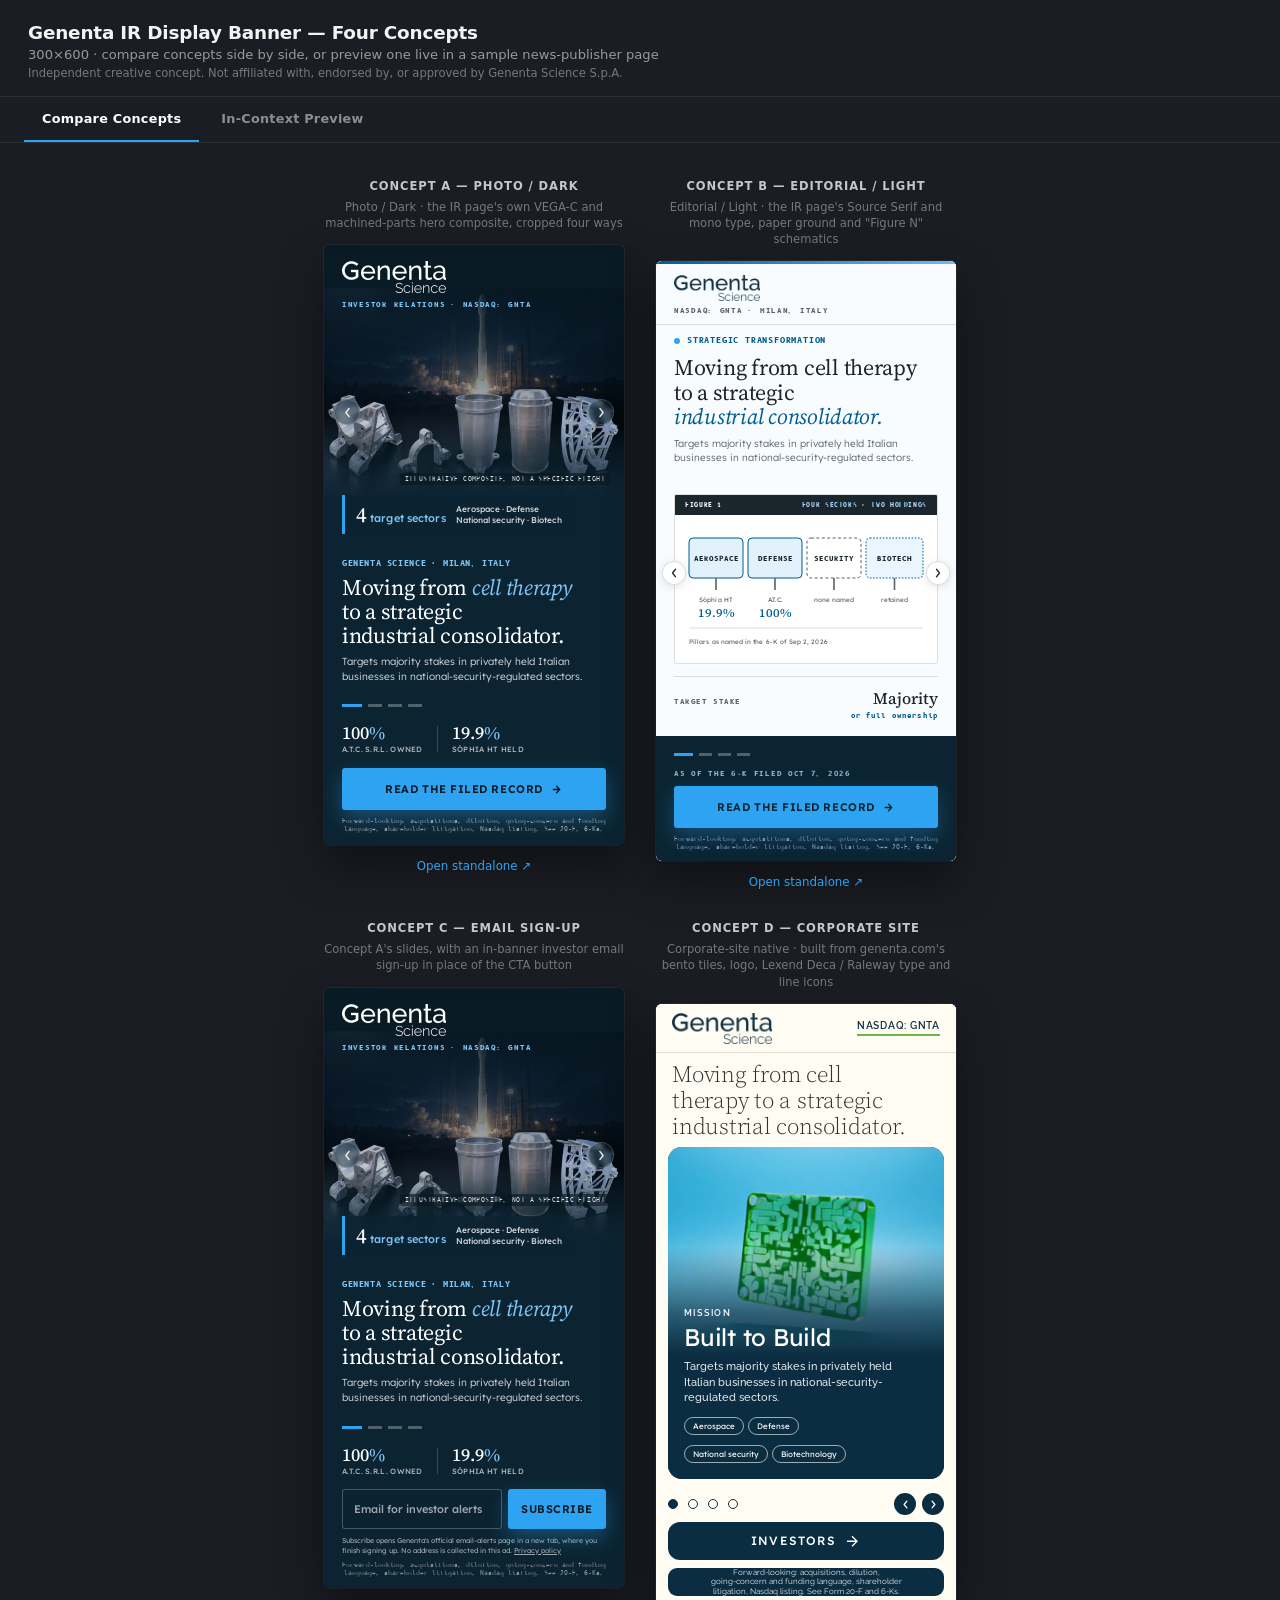
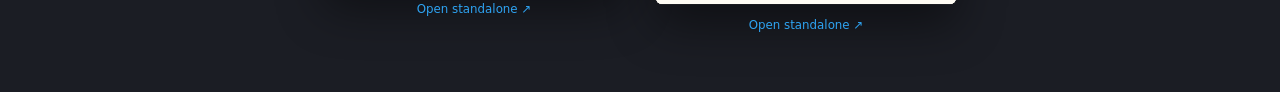
<file: index.html>
<!DOCTYPE html>
<html lang="en">
<head>
<meta name="robots" content="noindex,nofollow">
<meta charset="UTF-8">
<meta name="viewport" content="width=device-width,initial-scale=1">
<meta name="ir-banner-company" content="Genenta Science S.p.A.">
<link rel="icon" href="data:,">
<title>Genenta IR Banner — Concept Comparison</title>
<style>
  :root { --ui-accent:#2ea3f2; }
  * { margin:0; padding:0; box-sizing:border-box; }
  html, body {
    height:100%;
    background:#1b1d24;
    font-family:-apple-system, BlinkMacSystemFont, 'Segoe UI', system-ui, sans-serif;
    color:#f2f3f5;
  }
  header {
    padding:22px 28px 16px;
    border-bottom:1px solid rgba(255,255,255,0.08);
  }
  header h1 { font-size:1.15rem; font-weight:700; letter-spacing:-0.01em; }
  header p { margin-top:4px; font-size:0.82rem; color:rgba(255,255,255,0.55); }
  header p.pitch-note { font-size:0.72rem; color:rgba(255,255,255,0.4); }

  /* ---- tabs ---- */
  .tabs {
    display:flex;
    gap:4px;
    padding:0 24px;
    border-bottom:1px solid rgba(255,255,255,0.08);
  }
  .tab-btn {
    background:none;
    border:0;
    font-family:inherit;
    color:rgba(255,255,255,0.5);
    font-size:0.8rem;
    font-weight:700;
    letter-spacing:0.02em;
    padding:14px 18px;
    cursor:pointer;
    border-bottom:2px solid transparent;
    transition:color 0.15s ease;
  }
  .tab-btn:hover { color:rgba(255,255,255,0.8); }
  .tab-btn.active { color:#fff; border-bottom-color:var(--ui-accent); }
  .tab-panel { display:none; }
  .tab-panel.active { display:block; }

  main {
    display:flex;
    flex-wrap:wrap;
    gap:32px;
    justify-content:center;
    padding:36px 24px 60px;
  }
  /* four 300px frames need about 1344px of width; below that, wrap 2 + 2 rather than 3 + 1 */
  @media (max-width:1343px) { main { max-width:700px; margin:0 auto; } }
  .col { display:flex; flex-direction:column; align-items:center; gap:14px; }
  .col h2 {
    font-size:0.72rem;
    font-weight:700;
    letter-spacing:0.08em;
    text-transform:uppercase;
    color:rgba(255,255,255,0.75);
  }
  .col .tag {
    max-width:300px;
    min-height:2.8em;
    font-size:0.72rem;
    line-height:1.4;
    text-align:center;
    color:rgba(255,255,255,0.4);
    margin-top:-8px;
  }
  .frame-wrap {
    width:300px;
    height:600px;
    border-radius:6px;
    overflow:hidden;
    box-shadow:0 20px 48px rgba(0,0,0,0.45), 0 0 0 1px rgba(255,255,255,0.06);
    background:#000;
  }
  iframe { width:300px; height:600px; border:0; display:block; }
  .col a {
    font-size:0.74rem;
    color:var(--ui-accent);
    text-decoration:none;
  }
  .col a:hover { text-decoration:underline; }

  /* ---- in-context preview panel ---- */
  .preview-intro {
    text-align:center;
    padding:28px 24px 0;
  }
  .preview-intro p {
    font-size:0.82rem;
    color:rgba(255,255,255,0.55);
    max-width:560px;
    margin:0 auto;
  }
  .concept-switch {
    display:flex;
    flex-wrap:wrap;
    gap:10px;
    justify-content:center;
    padding:18px 24px 0;
  }
  .concept-btn {
    background:rgba(255,255,255,0.06);
    border:1px solid rgba(255,255,255,0.14);
    color:rgba(255,255,255,0.65);
    font-family:inherit;
    font-size:0.76rem;
    font-weight:700;
    letter-spacing:0.02em;
    padding:9px 16px;
    border-radius:20px;
    cursor:pointer;
    transition:all 0.15s ease;
  }
  .concept-btn:hover { border-color:rgba(255,255,255,0.3); }
  .concept-btn.active { background:var(--ui-accent); border-color:var(--ui-accent); color:#0c1015; }

  .preview-wrap {
    max-width:1180px;
    margin:24px auto 12px;
    padding:0 24px;
  }
  .preview-frame-outer {
    border-radius:6px;
    overflow:hidden;
    box-shadow:0 20px 48px rgba(0,0,0,0.45), 0 0 0 1px rgba(255,255,255,0.06);
  }
  #preview-iframe {
    width:100%;
    height:950px;
    border:0;
    display:block;
    background:#fff;
  }
  .preview-footer {
    text-align:center;
    padding:14px 24px 60px;
  }
  .preview-footer a {
    font-size:0.74rem;
    color:var(--ui-accent);
    text-decoration:none;
  }
  .preview-footer a:hover { text-decoration:underline; }
</style>
</head>
<body>

<header>
  <h1>Genenta IR Display Banner — Four Concepts</h1>
  <p>300×600 · compare concepts side by side, or preview one live in a sample news-publisher page</p>
  <p class="pitch-note">Independent creative concept. Not affiliated with, endorsed by, or approved by Genenta Science S.p.A.</p>
</header>

<div class="tabs">
  <button type="button" class="tab-btn active" data-tab="compare">Compare Concepts</button>
  <button type="button" class="tab-btn" data-tab="preview">In-Context Preview</button>
</div>

<section class="tab-panel active" id="tab-compare">
  <main>
    <div class="col">
      <h2>Concept A — Photo / Dark</h2>
      <span class="tag">Photo / Dark · the IR page&#x27;s own VEGA-C and machined-parts hero composite, cropped four ways</span>
      <div class="frame-wrap">
        <iframe src="concept-a-photo/index.html" title="Genenta banner — photo concept"></iframe>
      </div>
      <a href="concept-a-photo/index.html" target="_blank" rel="noopener">Open standalone ↗</a>
    </div>

    <div class="col">
      <h2>Concept B — Editorial / Light</h2>
      <span class="tag">Editorial / Light · the IR page&#x27;s Source Serif and mono type, paper ground and &quot;Figure N&quot; schematics</span>
      <div class="frame-wrap">
        <iframe src="concept-b-editorial/index.html" title="Genenta banner — editorial concept"></iframe>
      </div>
      <a href="concept-b-editorial/index.html" target="_blank" rel="noopener">Open standalone ↗</a>
    </div>

    <div class="col">
      <h2>Concept C — Email Sign-up</h2>
      <span class="tag">Concept A&#x27;s slides, with an in-banner investor email sign-up in place of the CTA button</span>
      <div class="frame-wrap">
        <iframe src="concept-c-dashboard/index.html" title="Genenta banner — email sign-up concept"></iframe>
      </div>
      <a href="concept-c-dashboard/index.html" target="_blank" rel="noopener">Open standalone ↗</a>
    </div>

    <div class="col">
      <h2>Concept D — Corporate Site</h2>
      <span class="tag">Corporate-site native · built from genenta.com&#x27;s bento tiles, logo, Lexend Deca / Raleway type and line icons</span>
      <div class="frame-wrap">
        <iframe src="concept-d-corporate/index.html" title="Genenta banner — corporate-site concept"></iframe>
      </div>
      <a href="concept-d-corporate/index.html" target="_blank" rel="noopener">Open standalone ↗</a>
    </div>
  </main>
</section>

<section class="tab-panel" id="tab-preview">
  <div class="preview-intro">
    <p>A sample news-publisher article page with the banner dropped into the right-rail ad slot — the way it would actually sit alongside real editorial content. Switch concepts below.</p>
  </div>

  <div class="concept-switch">
    <button type="button" class="concept-btn active" data-concept="a">Concept A — Photo</button>
    <button type="button" class="concept-btn" data-concept="b">Concept B — Editorial</button>
    <button type="button" class="concept-btn" data-concept="c">Concept C — Email Sign-up</button>
    <button type="button" class="concept-btn" data-concept="d">Concept D — Corporate Site</button>
  </div>

  <div class="preview-wrap">
    <div class="preview-frame-outer">
      <iframe id="preview-iframe" src="context-preview/news.html?concept=a" title="Genenta banner — in-context publisher preview"></iframe>
    </div>
  </div>

  <div class="preview-footer">
    <a id="preview-open-link" href="context-preview/news.html?concept=a" target="_blank" rel="noopener">Open standalone ↗</a>
  </div>
</section>

<script>
  document.querySelectorAll('.tab-btn').forEach(function (btn) {
    btn.addEventListener('click', function () {
      document.querySelectorAll('.tab-btn').forEach(function (b) { b.classList.remove('active') })
      document.querySelectorAll('.tab-panel').forEach(function (p) { p.classList.remove('active') })
      btn.classList.add('active')
      document.getElementById('tab-' + btn.dataset.tab).classList.add('active')
    })
  })

  document.querySelectorAll('.concept-btn').forEach(function (btn) {
    btn.addEventListener('click', function () {
      document.querySelectorAll('.concept-btn').forEach(function (b) { b.classList.remove('active') })
      btn.classList.add('active')
      var url = 'context-preview/news.html?concept=' + btn.dataset.concept
      document.getElementById('preview-iframe').src = url
      document.getElementById('preview-open-link').href = url
    })
  })
</script>

</body>
</html>
</file>
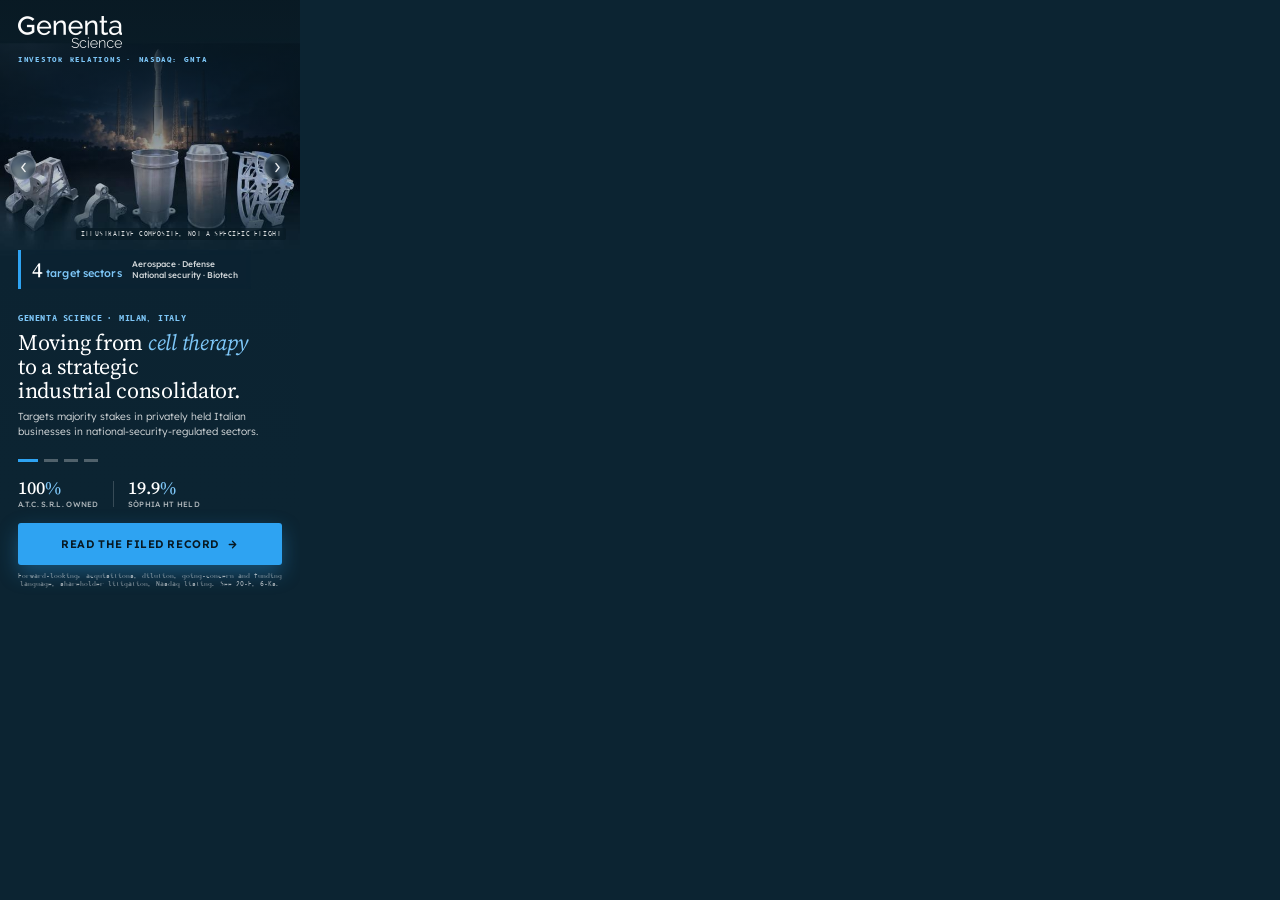
<file: concept-a-photo/index.html>
<!DOCTYPE html>
<html lang="en">
<head>
<meta name="robots" content="noindex,nofollow">
<meta charset="UTF-8">
<meta name="ad.size" content="width=300,height=600">
<meta http-equiv="X-UA-Compatible" content="IE=Edge">
<meta name="viewport" content="width=300,initial-scale=1">
<link rel="icon" href="data:,">
<title>Genenta Science S.p.A. — Investor Relations</title>
<link rel="preconnect" href="https://fonts.googleapis.com">
<link rel="preconnect" href="https://fonts.gstatic.com" crossorigin>
<link href="https://fonts.googleapis.com/css2?family=Source+Serif+4:ital,opsz,wght@0,8..60,300..700;1,8..60,300..700&family=Lexend+Deca:wght@300..700&family=B612+Mono:wght@400;700&display=swap" rel="stylesheet">
<link rel="stylesheet" href="style.css">
</head>
<body>

<!--
  Genenta Science S.p.A. — IR display banner, 300x600 — Concept A: Photo / Dark.
  Promotes: https://genenta-ir-concept.pages.dev/
  Four crops of the one real photograph on the IR concept page: the company's illustrative
  composite of machined aerospace parts in front of a VEGA rocket launch (Ken Burns zoom +
  scrims), a floating stat chip, persistent logo/ticker chrome, stat row + CTA +
  forward-looking-statements line. Concept C is generated from this file
  (scripts/build_concept_c.py), so re-run that after every edit here.
  Every slide's copy and stat comes from .tmp/facts.md (20-F, 6-Ks, press releases).
-->

<div id="banner" aria-label="Genenta Science S.p.A. investor relations advertisement">

  <div id="slides">

    <!-- Slide 1 — Overview: the mandate (6-K Sep 2, 2026) -->
    <section class="slide" data-index="0">
      <img class="slide-bg" src="assets/slide-1.jpg" alt="Illustrative composite published by the company: machined aerospace parts in front of a rocket launch at night">
      <div class="slide-scrim-top"></div>
      <div class="slide-scrim-bottom"></div>
      <div class="slide-copy">
        <span class="img-note">Illustrative composite, not a specific flight</span>
        <div class="mid-chip">
          <span class="chip-num">4<em>&nbsp;target sectors</em></span>
          <span class="chip-label">Aerospace · Defense<br>National security · Biotech</span>
        </div>
        <div class="copy-bottom">
          <div class="kicker">Genenta Science · Milan, Italy</div>
          <h1>Moving from <em>cell&nbsp;therapy</em><br>to a strategic<br>industrial consolidator.</h1>
          <p>Targets majority stakes in privately held Italian businesses in national-security-regulated sectors.</p>
        </div>
      </div>
    </section>

    <!-- Slide 2 — Holdings (6-K Sep 2 and May 29, 2026) -->
    <section class="slide" data-index="1">
      <img class="slide-bg" src="assets/slide-2.jpg" alt="Illustrative composite published by the company: machined aerospace parts, with a rocket launch behind">
      <div class="slide-scrim-top"></div>
      <div class="slide-scrim-bottom"></div>
      <div class="slide-copy">
        <span class="img-note">Illustrative composite, not a specific flight</span>
        <div class="mid-chip">
          <span class="chip-num">2<em>&nbsp;holdings</em></span>
          <span class="chip-label">Added since<br>January 2026</span>
        </div>
        <div class="copy-bottom">
          <div class="kicker">Holdings · filed terms</div>
          <h1>Two holdings in<br><em>defense and aerospace.</em></h1>
          <p>A.T.C. S.r.l., a tactical-rifle maker, is owned in full. Sòphia High Tech is held at 19.9%, with a performance-driven option to reach 51%.</p>
        </div>
      </div>
    </section>

    <!-- Slide 3 — Proof: Sòphia HT flight hardware (press release Sep 15, 2026) -->
    <section class="slide" data-index="2">
      <img class="slide-bg" src="assets/slide-3.jpg" alt="Illustrative composite published by the company: a VEGA rocket launching at night above machined parts">
      <div class="slide-scrim-top"></div>
      <div class="slide-scrim-bottom"></div>
      <div class="slide-copy">
        <span class="img-note">Illustrative composite, not a specific flight</span>
        <div class="mid-chip">
          <span class="chip-num"><em>Since&nbsp;</em>2018</span>
          <span class="chip-label">Serial production<br>at Sòphia HT</span>
        </div>
        <div class="copy-bottom">
          <div class="kicker">Sòphia High Tech · Sep 15, 2026</div>
          <h1>Flight hardware<br>on board <em>VEGA-C.</em></h1>
          <p>Sòphia HT helps make the Spring Assembly that supports stage separation. Genenta invested in 2026 and holds 19.9%.</p>
        </div>
      </div>
    </section>

    <!-- Slide 4 — Financials: latest audited accounts (20-F, FY2025) -->
    <section class="slide" data-index="3">
      <img class="slide-bg" src="assets/slide-4.jpg" alt="Illustrative composite published by the company: machined aerospace cylinders and a lattice part">
      <div class="slide-scrim-top"></div>
      <div class="slide-scrim-bottom"></div>
      <div class="slide-copy">
        <span class="img-note">Illustrative composite, not a specific flight</span>
        <div class="mid-chip">
          <span class="chip-num">€6.5<em>M</em></span>
          <span class="chip-label">FY2025 net loss,<br>down 27% on FY2024</span>
        </div>
        <div class="copy-bottom">
          <div class="kicker">Latest audited accounts · FY2025</div>
          <h1>€28.1M in cash and<br><em>marketable securities.</em></h1>
          <p>At Dec 31, 2025, before the A.T.C. and Sòphia deals. Includes €7.5M of convertible-bond proceeds under dispute.</p>
        </div>
      </div>
    </section>

  </div>

  <!-- Persistent chrome — sits above the rotating slides -->
  <header id="top-bar" class="reveal" data-delay="0">
    <div id="logo">
      <img class="lockup" src="assets/genenta-logo-white.png" alt="Genenta Science" width="104" height="32">
    </div>
    <div id="eyebrow">INVESTOR&nbsp;RELATIONS&nbsp;·&nbsp;NASDAQ:&nbsp;GNTA</div>
  </header>

  <button type="button" class="nav-arrow" id="arrow-prev" aria-label="Previous slide">
    <svg viewBox="0 0 16 16"><path d="M10 3 6 8l4 5" stroke="currentColor" stroke-width="1.7" fill="none" stroke-linecap="round" stroke-linejoin="round"/></svg>
  </button>
  <button type="button" class="nav-arrow" id="arrow-next" aria-label="Next slide">
    <svg viewBox="0 0 16 16"><path d="M6 3l4 5-4 5" stroke="currentColor" stroke-width="1.7" fill="none" stroke-linecap="round" stroke-linejoin="round"/></svg>
  </button>

  <div id="bottom-fixed" class="reveal" data-delay="4">
    <div id="dots" role="tablist" aria-label="Slide selector">
      <button class="dot active" data-index="0" aria-label="Slide 1: Mandate"></button>
      <button class="dot" data-index="1" aria-label="Slide 2: Holdings"></button>
      <button class="dot" data-index="2" aria-label="Slide 3: Flight hardware"></button>
      <button class="dot" data-index="3" aria-label="Slide 4: Financials"></button>
    </div>

    <div id="stat-row">
      <div class="stat">
        <span class="stat-num">100<em>%</em></span>
        <span class="stat-label">A.T.C. S.r.l. owned</span>
      </div>
      <div class="stat-div"></div>
      <div class="stat">
        <span class="stat-num">19.9<em>%</em></span>
        <span class="stat-label">Sòphia HT held</span>
      </div>
    </div>

    <a href="#" id="cta">
      <span>Read the Filed Record</span>
      <svg viewBox="0 0 16 16" id="cta-arrow" aria-hidden="true"><path d="M4 8h8M8 4l4 4-4 4" stroke="currentColor" stroke-width="1.6" fill="none" stroke-linecap="round" stroke-linejoin="round"/></svg>
    </a>
    <p id="disclosure">Forward-looking: acquisitions, dilution, <span class="nw">going-concern</span> and funding language, shareholder litigation, Nasdaq listing. See 20-F, 6-Ks.</p>
  </div>

  <!-- Standard HTML5-ad click-tag plumbing -->
  <div id="click-tag-wrapper"></div>
</div>

<script src="script.js"></script>
</body>
</html>
</file>
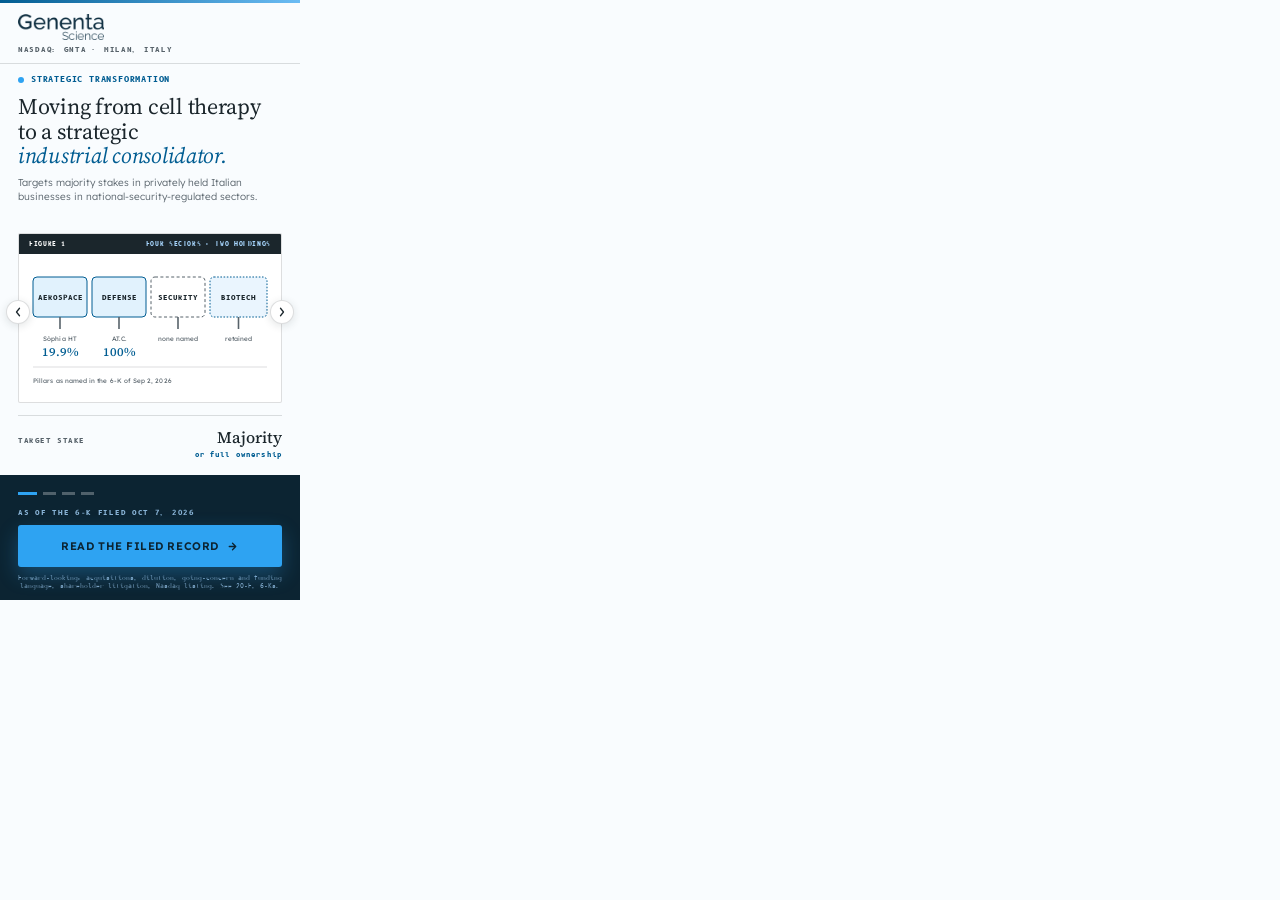
<file: concept-b-editorial/index.html>
<!DOCTYPE html>
<html lang="en">
<head>
<meta name="robots" content="noindex,nofollow">
<meta charset="UTF-8">
<meta name="ad.size" content="width=300,height=600">
<meta http-equiv="X-UA-Compatible" content="IE=Edge">
<meta name="viewport" content="width=300,initial-scale=1">
<link rel="icon" href="data:,">
<title>Genenta Science S.p.A. — Investor Overview</title>
<link rel="preconnect" href="https://fonts.googleapis.com">
<link rel="preconnect" href="https://fonts.gstatic.com" crossorigin>
<link href="https://fonts.googleapis.com/css2?family=Source+Serif+4:ital,opsz,wght@0,8..60,300..700;1,8..60,300..700&family=Lexend+Deca:wght@300..700&family=B612+Mono:wght@400;700&display=swap" rel="stylesheet">
<link rel="stylesheet" href="style.css">
</head>
<body>

<!--
  Genenta Science S.p.A. — IR display banner, 300x600 — Concept B: Editorial / Light.
  Promotes: https://genenta-ir-concept.pages.dev/
  Filed-record styling taken from the IR concept page: light-serif headlines with an italic
  accent, mono captions, pale blue paper, one inline-SVG "Figure N" schematic per slide
  (same line weight and colour language across all four), dark closing CTA band.
  Every figure is drawn from .tmp/facts.md (20-F, 6-Ks, press release of Sep 15, 2026).
-->

<div id="banner" aria-label="Genenta Science S.p.A. investor relations advertisement">

  <div id="top-rule"></div>

  <header id="top-bar" class="reveal" data-delay="0">
    <div id="logo">
      <img class="lockup" src="assets/genenta-logo.png" alt="Genenta Science" width="86" height="26">
    </div>
    <div id="masthead">NASDAQ:&nbsp;GNTA&nbsp;·&nbsp;MILAN,&nbsp;ITALY</div>
  </header>

  <div id="slides">

    <!-- Slide 1 — Cover: the mandate (6-K Sep 2, 2026) -->
    <section class="slide" data-index="0">
      <div class="slide-copy">
        <p class="eyebrow">Strategic transformation</p>
        <h1>Moving from cell therapy<br>to a strategic<br><em>industrial consolidator.</em></h1>
        <p class="lead">Targets majority stakes in privately held Italian businesses in national-security-regulated sectors.</p>

        <figure class="fig-card">
          <div class="fig-bar"><span>Figure 1</span><span>Four sectors · two holdings</span></div>
          <div class="fig-body">
            <svg viewBox="0 0 240 134" role="img" aria-label="Four target sectors: aerospace and defense have a holding, national security has none named, biotechnology is a retained platform">
              <g class="fig-step accent">
                <rect x="3" y="14" width="54" height="40" rx="4"/>
                <text x="30" y="37" text-anchor="middle">AEROSPACE</text>
              </g>
              <g class="fig-step accent">
                <rect x="62" y="14" width="54" height="40" rx="4"/>
                <text x="89" y="37" text-anchor="middle">DEFENSE</text>
              </g>
              <g class="fig-step open">
                <rect x="121" y="14" width="54" height="40" rx="4"/>
                <text x="148" y="37" text-anchor="middle">SECURITY</text>
              </g>
              <g class="fig-step plat">
                <rect x="180" y="14" width="57" height="40" rx="4"/>
                <text x="208.5" y="37" text-anchor="middle">BIOTECH</text>
              </g>
              <path class="fig-rail" d="M30 54 V66 M89 54 V66 M148 54 V66 M208.5 54 V66"/>
              <g class="fig-cap2">
                <text x="30" y="78" text-anchor="middle">Sòphia HT</text>
                <text x="89" y="78" text-anchor="middle">A.T.C.</text>
                <text x="148" y="78" text-anchor="middle">none named</text>
                <text x="208.5" y="78" text-anchor="middle">retained</text>
              </g>
              <g class="fig-num">
                <text x="30" y="93" text-anchor="middle">19.9%</text>
                <text x="89" y="93" text-anchor="middle">100%</text>
              </g>
              <path class="fig-base" d="M3 104 H237"/>
              <text class="fig-cap2" x="3" y="120">Pillars as named in the 6-K of Sep 2, 2026</text>
            </svg>
          </div>
        </figure>

        <div class="kf">
          <dt>Target stake</dt>
          <dd>Majority <em>or full ownership</em></dd>
        </div>
      </div>
    </section>

    <!-- Slide 2 — Holdings (6-K Sep 2 and May 29, 2026) -->
    <section class="slide" data-index="1">
      <div class="slide-copy">
        <p class="eyebrow">Fig. 02 · Holdings</p>
        <h1>Two holdings<br>in defense and<br><em>aerospace.</em></h1>
        <p class="lead">A.T.C. S.r.l., a tactical-rifle maker, is owned in full. Sòphia High Tech is held at 19.9%, with a performance-driven option to reach 51%.</p>

        <figure class="fig-card">
          <div class="fig-bar"><span>Figure 2</span><span>Share of equity held</span></div>
          <div class="fig-body">
            <svg viewBox="0 0 240 134" role="img" aria-label="Bar chart: A.T.C. S.r.l. 100 percent held, Sòphia High Tech S.r.l. 19.9 percent held with a second tranche that can reach 51 percent">
              <text class="fig-lab" x="3" y="32">A.T.C. S.r.l.</text>
              <rect class="fig-track" x="76" y="18" width="124" height="18" rx="2"/>
              <rect class="fig-fill" x="76" y="18" width="124" height="18" rx="2"/>
              <text class="fig-val" x="237" y="33" text-anchor="end">100%</text>

              <text class="fig-lab" x="3" y="72">Sòphia HT</text>
              <rect class="fig-track" x="76" y="58" width="124" height="18" rx="2"/>
              <rect class="fig-opt" x="100.7" y="58" width="38.6" height="18"/>
              <rect class="fig-fill" x="76" y="58" width="24.7" height="18" rx="2"/>
              <line class="fig-tick" x1="139.2" y1="52" x2="139.2" y2="83"/>
              <text class="fig-val" x="237" y="73" text-anchor="end">19.9%</text>
              <text class="fig-cap2" x="139.2" y="94" text-anchor="middle">51% if the second tranche is taken</text>

              <path class="fig-base" d="M3 104 H237"/>
              <text class="fig-cap2" x="3" y="120">A.T.C. closed May 29, 2026 · Sòphia tranche 1 closed June 2026</text>
            </svg>
          </div>
        </figure>

        <div class="kf">
          <dt>Sòphia second tranche</dt>
          <dd>Option <em>No filing reports it taken</em></dd>
        </div>
      </div>
    </section>

    <!-- Slide 3 — Proof: Sòphia HT flight hardware (press release Sep 15, 2026) -->
    <section class="slide" data-index="2">
      <div class="slide-copy">
        <p class="eyebrow">Fig. 03 · Sòphia High Tech</p>
        <h1>Flight hardware<br>on board<br><em>VEGA-C.</em></h1>
        <p class="lead">Sòphia HT helps make the Spring Assembly that supports stage separation. Genenta invested in 2026 and holds 19.9%.</p>

        <figure class="fig-card">
          <div class="fig-bar"><span>Figure 3</span><span>Stage separation · schematic</span></div>
          <div class="fig-body">
            <svg viewBox="0 0 240 134" role="img" aria-label="Schematic: the Spring Assembly sits in the interstage between the second stage, Zefiro 40, and the third stage, Zefiro 9">
              <g class="fig-step">
                <rect x="3" y="50" width="82" height="40" rx="4"/>
                <text x="44" y="66" text-anchor="middle">STAGE 2</text>
                <text class="sub" x="44" y="78" text-anchor="middle">ZEFIRO 40</text>
              </g>
              <g class="fig-step accent">
                <rect x="89" y="56" width="30" height="28" rx="3"/>
              </g>
              <path class="fig-spring" d="M93 70 L97 62 L101 78 L105 62 L109 78 L113 62 L115 70"/>
              <g class="fig-step">
                <rect x="123" y="50" width="82" height="40" rx="4"/>
                <text x="164" y="66" text-anchor="middle">STAGE 3</text>
                <text class="sub" x="164" y="78" text-anchor="middle">ZEFIRO 9</text>
              </g>
              <path class="fig-arrow" d="M210 70 H232 M226 64 L232 70 L226 76"/>
              <path class="fig-rail" d="M104 56 V34"/>
              <text class="fig-cap2 strong" x="104" y="26" text-anchor="middle">SPRING ASSEMBLY · SÒPHIA HT</text>
              <path class="fig-base" d="M3 104 H237"/>
              <text class="fig-cap2" x="3" y="120">VV30 lifted off Sep 15, 2026 · illustrative, not to scale</text>
            </svg>
          </div>
        </figure>

        <div class="kf">
          <dt>Serial production</dt>
          <dd>Since 2018 <em>Sòphia HT, per the Sep 15 release</em></dd>
        </div>
      </div>
    </section>

    <!-- Slide 4 — Financials: latest audited accounts (20-F, FY2025) -->
    <section class="slide" data-index="3">
      <div class="slide-copy">
        <p class="eyebrow">Fig. 04 · FY2025 audited accounts</p>
        <h1>€28.1M in cash<br>and marketable<br><em>securities.</em></h1>
        <p class="lead">At Dec 31, 2025, before the A.T.C. and Sòphia deals. Includes €7.5M of convertible-bond proceeds under dispute.</p>

        <figure class="fig-card">
          <div class="fig-bar"><span>Figure 4</span><span>Net loss · cash at year-end</span></div>
          <div class="fig-body">
            <svg viewBox="0 0 240 144" role="img" aria-label="Net loss fell from 8.9 million euros in FY2024 to 6.5 million euros in FY2025; cash and marketable securities were 28.1 million euros at December 31, 2025">
              <text class="fig-cap2" x="59" y="12" text-anchor="middle">NET LOSS</text>
              <line class="fig-base" x1="6" y1="104" x2="112" y2="104"/>
              <rect class="fig-bar-prior" x="16" y="34" width="32" height="70"/>
              <text class="fig-bar-label" x="32" y="28" text-anchor="middle">€8.9M</text>
              <rect class="fig-bar-now" x="68" y="53" width="32" height="51"/>
              <text class="fig-bar-label strong" x="84" y="47" text-anchor="middle">€6.5M</text>
              <text class="fig-bar-year" x="32" y="117" text-anchor="middle">FY2024</text>
              <text class="fig-bar-year" x="84" y="117" text-anchor="middle">FY2025</text>

              <text class="fig-cap2" x="176" y="12" text-anchor="middle">CASH + SECURITIES</text>
              <line class="fig-base" x1="130" y1="104" x2="236" y2="104"/>
              <rect class="fig-stack-sec" x="144" y="24" width="34" height="64"/>
              <rect class="fig-stack-cash" x="144" y="88" width="34" height="16"/>
              <text class="fig-bar-label strong" x="186" y="52">€22.6M</text>
              <text class="fig-cap2" x="186" y="62">securities</text>
              <text class="fig-bar-label" x="186" y="94">€5.5M</text>
              <text class="fig-cap2" x="186" y="103">cash</text>
              <text class="fig-bar-year" x="161" y="117" text-anchor="middle">DEC 31, 2025</text>
              <text class="fig-cap2" x="3" y="136">Includes €7.5M of convertible-bond proceeds, under dispute</text>
            </svg>
          </div>
        </figure>

        <div class="kf">
          <dt>FY2025 net loss</dt>
          <dd>€6.5M <em>Down 27% on FY2024</em></dd>
        </div>
      </div>
    </section>

  </div>

  <button type="button" class="nav-arrow" id="arrow-prev" aria-label="Previous slide">
    <svg viewBox="0 0 16 16"><path d="M10 3 6 8l4 5" stroke="currentColor" stroke-width="1.7" fill="none" stroke-linecap="round" stroke-linejoin="round"/></svg>
  </button>
  <button type="button" class="nav-arrow" id="arrow-next" aria-label="Next slide">
    <svg viewBox="0 0 16 16"><path d="M6 3l4 5-4 5" stroke="currentColor" stroke-width="1.7" fill="none" stroke-linecap="round" stroke-linejoin="round"/></svg>
  </button>

  <div id="dots" class="reveal" role="tablist" aria-label="Slide selector">
    <button class="dot active" data-index="0" aria-label="Slide 1: Mandate"></button>
    <button class="dot" data-index="1" aria-label="Slide 2: Holdings"></button>
    <button class="dot" data-index="2" aria-label="Slide 3: Flight hardware"></button>
    <button class="dot" data-index="3" aria-label="Slide 4: Financials"></button>
  </div>

  <div id="bottom-fixed" class="reveal" data-delay="1">
    <div id="bf-line">AS OF THE 6-K FILED OCT 7, 2026</div>
    <a href="#" id="cta">
      <span>Read the Filed Record</span>
      <svg viewBox="0 0 16 16" id="cta-arrow" aria-hidden="true"><path d="M4 8h8M8 4l4 4-4 4" stroke="currentColor" stroke-width="1.6" fill="none" stroke-linecap="round" stroke-linejoin="round"/></svg>
    </a>
    <div id="fls">Forward-looking: acquisitions, dilution, <span class="nw">going-concern</span> and funding language, shareholder litigation, Nasdaq listing. See 20-F, 6-Ks.</div>
  </div>

  <!-- Standard HTML5-ad click-tag plumbing -->
  <div id="click-tag-wrapper"></div>
</div>

<script src="script.js"></script>
</body>
</html>
</file>
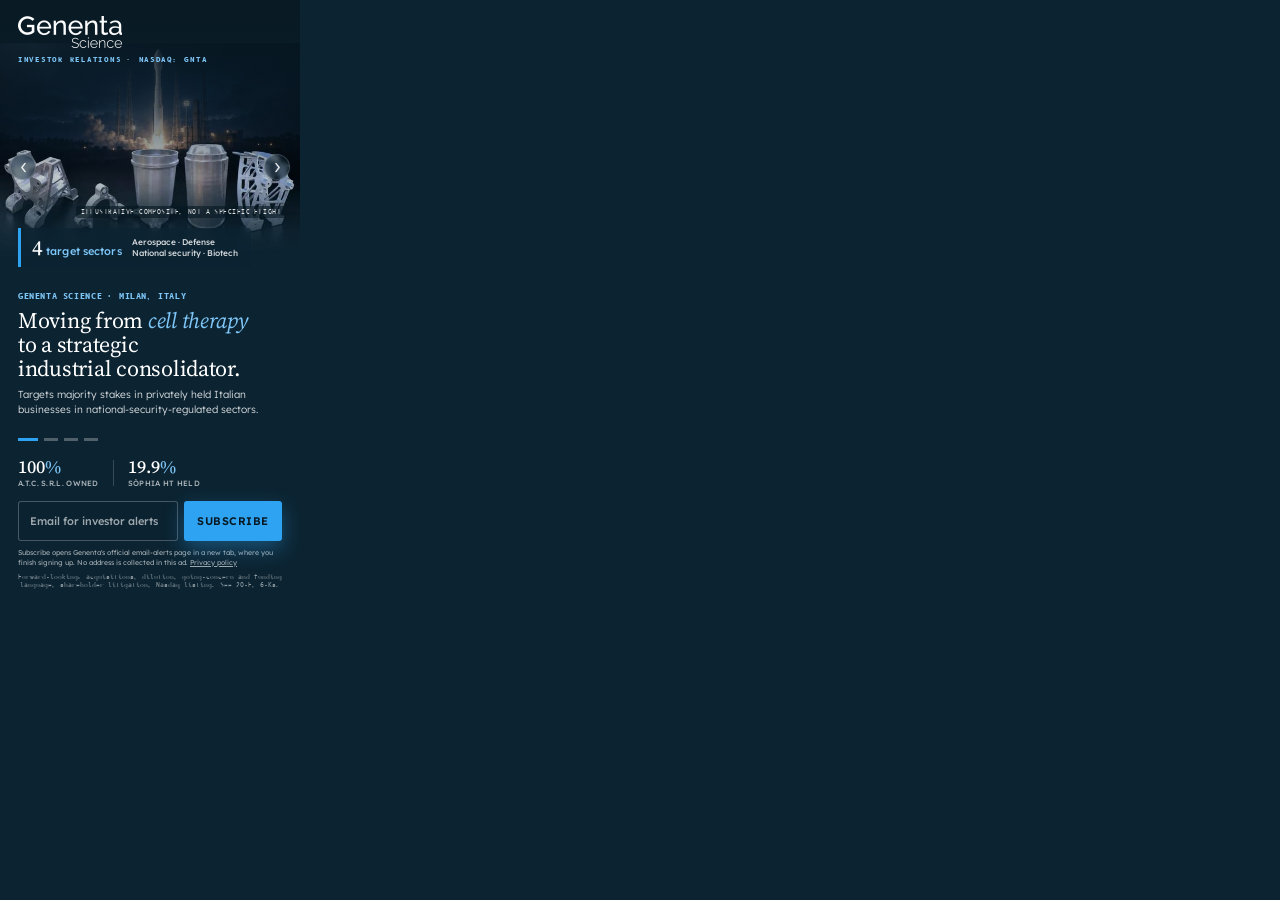
<file: concept-c-dashboard/index.html>
<!DOCTYPE html>
<html lang="en">
<head>
<meta name="robots" content="noindex,nofollow">
<meta charset="UTF-8">
<meta name="ad.size" content="width=300,height=600">
<meta http-equiv="X-UA-Compatible" content="IE=Edge">
<meta name="viewport" content="width=300,initial-scale=1">
<link rel="icon" href="data:,">
<title>Genenta Science S.p.A. — Investor Alerts</title>
<link rel="preconnect" href="https://fonts.googleapis.com">
<link rel="preconnect" href="https://fonts.gstatic.com" crossorigin>
<link href="https://fonts.googleapis.com/css2?family=Source+Serif+4:ital,opsz,wght@0,8..60,300..700;1,8..60,300..700&family=Lexend+Deca:wght@300..700&family=B612+Mono:wght@400;700&display=swap" rel="stylesheet">
<link rel="stylesheet" href="style.css">
</head>
<body>
<!-- GENERATED by build_concept_c.py from ../concept-a-photo/ (a-fingerprint: 71f6dad12519).
     Don't edit this file: edit Concept A and re-run the script. -->


<!--
  Genenta Science S.p.A. — IR display banner, 300x600 — Concept C (Concept A + email sign-up): Photo / Dark.
  Promotes: https://genenta-ir-concept.pages.dev/
  Four crops of the one real photograph on the IR concept page: the company's illustrative
  composite of machined aerospace parts in front of a VEGA rocket launch (Ken Burns zoom +
  scrims), a floating stat chip, persistent logo/ticker chrome, stat row + CTA +
  forward-looking-statements line. Concept C is generated from this file
  (scripts/build_concept_c.py), so re-run that after every edit here.
  Every slide's copy and stat comes from .tmp/facts.md (20-F, 6-Ks, press releases).
-->

<div id="banner" aria-label="Genenta Science S.p.A. investor relations advertisement with investor email alerts sign-up">

  <div id="slides">

    <!-- Slide 1 — Overview: the mandate (6-K Sep 2, 2026) -->
    <section class="slide" data-index="0">
      <img class="slide-bg" src="assets/slide-1.jpg" alt="Illustrative composite published by the company: machined aerospace parts in front of a rocket launch at night">
      <div class="slide-scrim-top"></div>
      <div class="slide-scrim-bottom"></div>
      <div class="slide-copy">
        <span class="img-note">Illustrative composite, not a specific flight</span>
        <div class="mid-chip">
          <span class="chip-num">4<em>&nbsp;target sectors</em></span>
          <span class="chip-label">Aerospace · Defense<br>National security · Biotech</span>
        </div>
        <div class="copy-bottom">
          <div class="kicker">Genenta Science · Milan, Italy</div>
          <h1>Moving from <em>cell&nbsp;therapy</em><br>to a strategic<br>industrial consolidator.</h1>
          <p>Targets majority stakes in privately held Italian businesses in national-security-regulated sectors.</p>
        </div>
      </div>
    </section>

    <!-- Slide 2 — Holdings (6-K Sep 2 and May 29, 2026) -->
    <section class="slide" data-index="1">
      <img class="slide-bg" src="assets/slide-2.jpg" alt="Illustrative composite published by the company: machined aerospace parts, with a rocket launch behind">
      <div class="slide-scrim-top"></div>
      <div class="slide-scrim-bottom"></div>
      <div class="slide-copy">
        <span class="img-note">Illustrative composite, not a specific flight</span>
        <div class="mid-chip">
          <span class="chip-num">2<em>&nbsp;holdings</em></span>
          <span class="chip-label">Added since<br>January 2026</span>
        </div>
        <div class="copy-bottom">
          <div class="kicker">Holdings · filed terms</div>
          <h1>Two holdings in<br><em>defense and aerospace.</em></h1>
          <p>A.T.C. S.r.l., a tactical-rifle maker, is owned in full. Sòphia High Tech is held at 19.9%, with a performance-driven option to reach 51%.</p>
        </div>
      </div>
    </section>

    <!-- Slide 3 — Proof: Sòphia HT flight hardware (press release Sep 15, 2026) -->
    <section class="slide" data-index="2">
      <img class="slide-bg" src="assets/slide-3.jpg" alt="Illustrative composite published by the company: a VEGA rocket launching at night above machined parts">
      <div class="slide-scrim-top"></div>
      <div class="slide-scrim-bottom"></div>
      <div class="slide-copy">
        <span class="img-note">Illustrative composite, not a specific flight</span>
        <div class="mid-chip">
          <span class="chip-num"><em>Since&nbsp;</em>2018</span>
          <span class="chip-label">Serial production<br>at Sòphia HT</span>
        </div>
        <div class="copy-bottom">
          <div class="kicker">Sòphia High Tech · Sep 15, 2026</div>
          <h1>Flight hardware<br>on board <em>VEGA-C.</em></h1>
          <p>Sòphia HT helps make the Spring Assembly that supports stage separation. Genenta invested in 2026 and holds 19.9%.</p>
        </div>
      </div>
    </section>

    <!-- Slide 4 — Financials: latest audited accounts (20-F, FY2025) -->
    <section class="slide" data-index="3">
      <img class="slide-bg" src="assets/slide-4.jpg" alt="Illustrative composite published by the company: machined aerospace cylinders and a lattice part">
      <div class="slide-scrim-top"></div>
      <div class="slide-scrim-bottom"></div>
      <div class="slide-copy">
        <span class="img-note">Illustrative composite, not a specific flight</span>
        <div class="mid-chip">
          <span class="chip-num">€6.5<em>M</em></span>
          <span class="chip-label">FY2025 net loss,<br>down 27% on FY2024</span>
        </div>
        <div class="copy-bottom">
          <div class="kicker">Latest audited accounts · FY2025</div>
          <h1>€28.1M in cash and<br><em>marketable securities.</em></h1>
          <p>At Dec 31, 2025, before the A.T.C. and Sòphia deals. Includes €7.5M of convertible-bond proceeds under dispute.</p>
        </div>
      </div>
    </section>

  </div>

  <!-- Persistent chrome — sits above the rotating slides -->
  <header id="top-bar" class="reveal" data-delay="0">
    <div id="logo">
      <img class="lockup" src="assets/genenta-logo-white.png" alt="Genenta Science" width="104" height="32">
    </div>
    <div id="eyebrow">INVESTOR&nbsp;RELATIONS&nbsp;·&nbsp;NASDAQ:&nbsp;GNTA</div>
  </header>

  <button type="button" class="nav-arrow" id="arrow-prev" aria-label="Previous slide">
    <svg viewBox="0 0 16 16"><path d="M10 3 6 8l4 5" stroke="currentColor" stroke-width="1.7" fill="none" stroke-linecap="round" stroke-linejoin="round"/></svg>
  </button>
  <button type="button" class="nav-arrow" id="arrow-next" aria-label="Next slide">
    <svg viewBox="0 0 16 16"><path d="M6 3l4 5-4 5" stroke="currentColor" stroke-width="1.7" fill="none" stroke-linecap="round" stroke-linejoin="round"/></svg>
  </button>

  <div id="bottom-fixed" class="reveal" data-delay="4">
    <div id="dots" role="tablist" aria-label="Slide selector">
      <button class="dot active" data-index="0" aria-label="Slide 1: Mandate"></button>
      <button class="dot" data-index="1" aria-label="Slide 2: Holdings"></button>
      <button class="dot" data-index="2" aria-label="Slide 3: Flight hardware"></button>
      <button class="dot" data-index="3" aria-label="Slide 4: Financials"></button>
    </div>

    <div id="stat-row">
      <div class="stat">
        <span class="stat-num">100<em>%</em></span>
        <span class="stat-label">A.T.C. S.r.l. owned</span>
      </div>
      <div class="stat-div"></div>
      <div class="stat">
        <span class="stat-num">19.9<em>%</em></span>
        <span class="stat-label">Sòphia HT held</span>
      </div>
    </div>

    <!-- In-banner mailing-list sign-up, in the slot A uses for its CTA.
         Submits to SIGNUP_ENDPOINT in script.js; the error message swaps
         in for the consent line and the success state swaps in over the
         input row, so nothing shifts. -->
    <form id="signup" novalidate>
      <label class="sr-only" for="signup-email">Email address for Genenta investor alerts</label>
      <div id="signup-row">
        <input type="email" id="signup-email" name="email" placeholder="Email for investor alerts" autocomplete="email" inputmode="email" spellcheck="false" required>
        <button type="submit" id="signup-btn">Subscribe</button>
        <div id="signup-done" aria-hidden="true">
          <svg viewBox="0 0 16 16" aria-hidden="true"><path d="M3.5 8.5 6.5 11.5 12.5 4.5" stroke="currentColor" stroke-width="1.8" fill="none" stroke-linecap="round" stroke-linejoin="round"/></svg>
          <span id="signup-done-text">You're subscribed. Watch your inbox.</span>
        </div>
      </div>
      <p id="signup-consent">Subscribe opens Genenta's official email-alerts page in a new tab, where you finish signing up. No address is collected in this ad. <a href="https://www.genenta.com/privacy-policy/" target="_blank" rel="noopener">Privacy policy</a></p>
      <p id="signup-msg" role="status" aria-live="polite"></p>
      <p id="fls-line">Forward-looking: acquisitions, dilution, <span class="nw">going-concern</span> and funding language, shareholder litigation, Nasdaq listing. See 20-F, 6-Ks.</p>
    </form>
  </div>

  <!-- Standard HTML5-ad click-tag plumbing -->
  <div id="click-tag-wrapper"></div>
</div>

<script src="script.js"></script>
</body>
</html>
</file>
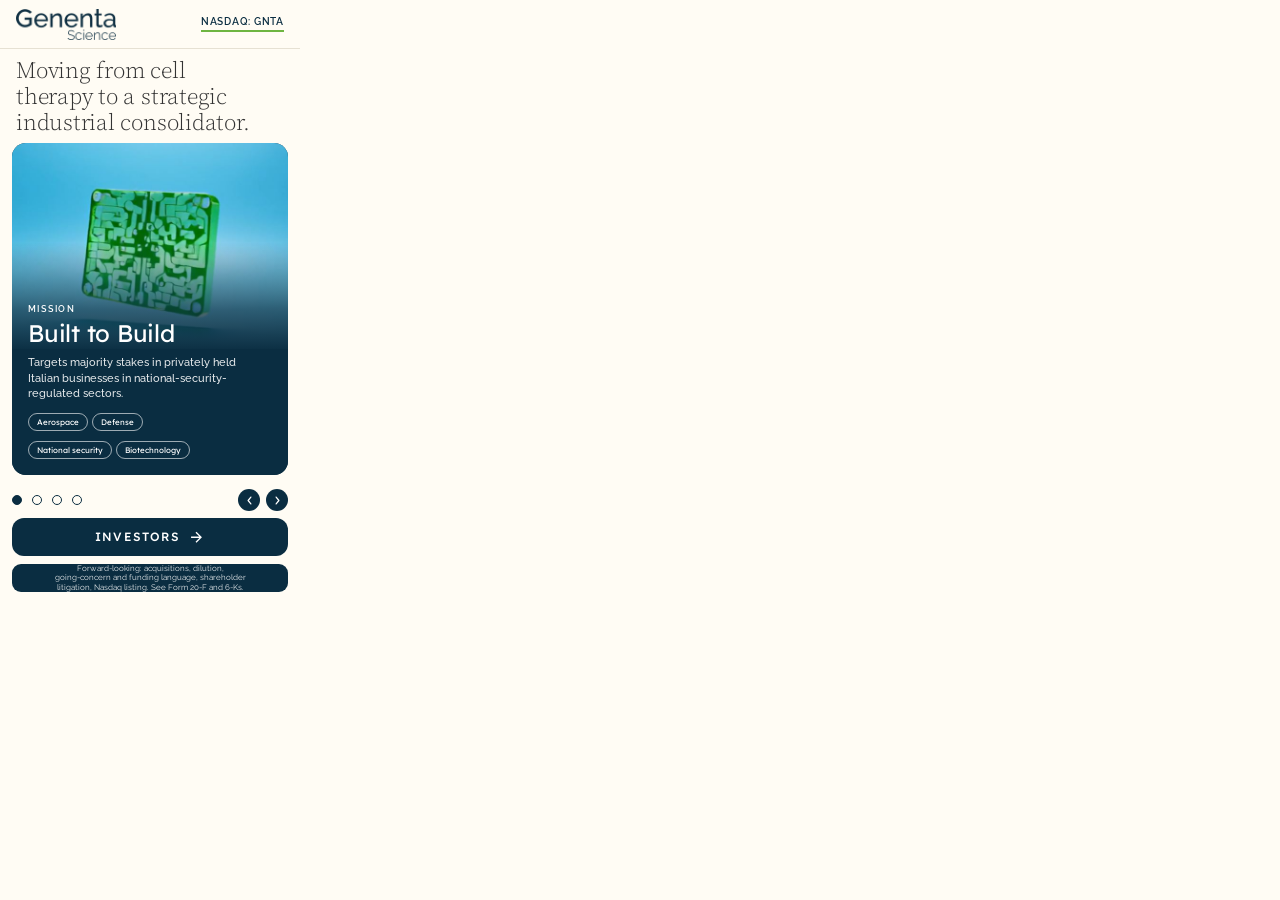
<file: concept-d-corporate/index.html>
<!DOCTYPE html>
<html lang="en">
<head>
<meta name="robots" content="noindex,nofollow">
<meta charset="UTF-8">
<meta name="ad.size" content="width=300,height=600">
<meta http-equiv="X-UA-Compatible" content="IE=Edge">
<meta name="viewport" content="width=300,initial-scale=1">
<link rel="icon" href="data:,">
<title>Genenta Science S.p.A. — Investor Relations</title>
<link rel="preconnect" href="https://fonts.googleapis.com">
<link rel="preconnect" href="https://fonts.gstatic.com" crossorigin>
<link href="https://fonts.googleapis.com/css2?family=Lexend+Deca:wght@400;500;600;700&amp;family=Raleway:wght@500;600;700&amp;family=Source+Serif+4:ital,opsz,wght@0,8..60,300;0,8..60,400;1,8..60,300;1,8..60,400&amp;display=swap" rel="stylesheet">
<link rel="stylesheet" href="style.css">
</head>
<body>

<!--
  Genenta Science S.p.A. — IR display banner, 300x600 — Concept D: Corporate site / brand-native.
  Promotes: https://genenta-ir-concept.pages.dev/
  Styled from the company's own CORPORATE website (https://www.genenta.com/), not the IR concept page
  that Concepts A-C are built from: its cream page, light-serif statement, bento grid of rounded colour
  tiles (photo, orange, navy), Lexend Deca / Raleway type, line icons and navy footer tile.
  "Homepage in miniature": each slide is one tile of the corporate homepage:
    1 serif statement + 'Built to Build / Mission' photo tile (the tile's own video frame)
    2 orange 'Defense / Aerospace / National Security' tile (its own drone / satellite / shield icons)
    3 'Sòphia High Tech' press-release photo tile (the tile's own satellite image)
    4 navy 'Investor' tile (its own concentric-rings icon)
  Every colour is a :root token read from the site's theme CSS and DOM; photos and icons are the site's
  own, saved locally. Every claim comes from the project fact sheet (.tmp/facts.md). This file is written
  by .tmp/gen_d.py (it embeds the two inline SVG icons).
-->

<div id="banner" aria-label="Genenta Science S.p.A. investor relations advertisement">

  <div id="slides">

    <!-- Slide 1 — Overview: the homepage's serif statement over the 'Built to Build' mission tile. Facts: [6K-0902] mandate. -->
    <section class="slide m-intro" data-index="0">
      <h2 class="intro-h">Moving from cell therapy to a strategic industrial consolidator.</h2>
      <div class="tile t-photo">
        <img class="t-img" src="assets/mission.jpg" alt="Illustrative image: a green circuit board floating against a blue background">
        <div class="t-shade"></div>
        <div class="t-body">
          <p class="t-label">Mission</p>
          <h3 class="t-title">Built to Build</h3>
          <p class="t-text">Targets majority stakes in privately held Italian businesses in national-security-regulated sectors.</p>
          <ul class="pills">
            <li>Aerospace</li><li>Defense</li><li class="br" aria-hidden="true"></li><li>National security</li><li>Biotechnology</li>
          </ul>
        </div>
      </div>
    </section>

    <!-- Slide 2 — Holdings: the homepage's orange 'Defense / Aerospace / National Security' tile. Facts: [6K-0902][6K-0529] 100% A.T.C. (May 29, 2026); 19.9% Sòphia, second tranche to 51%. -->
    <section class="slide m-orange" data-index="1">
      <div class="tile t-orange">
        <p class="t-label">Defense · Aerospace · National security</p>
        <div class="icon-trio" aria-hidden="true"><svg viewBox="0 0 2481 2481" xmlns="http://www.w3.org/2000/svg" style="fill-rule:evenodd;clip-rule:evenodd;stroke-linecap:round;stroke-linejoin:round;stroke-miterlimit:1.5;"> <g transform="matrix(1.027439,0,0,1.027439,723.256098,23.792683)"> <g transform="matrix(0.77423,0,0,0.77423,112.152373,-629.959173)"> <g transform="matrix(0.973294,0,0,0.91021,-703.94067,43.648534)"> <path d="M624,951L624,1059" style="fill:none;stroke:currentColor;stroke-width:24.01px;"/> </g> <g transform="matrix(0.973294,0,0,0.91021,499.050457,41.701946)"> <path d="M624,951L624,1059" style="fill:none;stroke:currentColor;stroke-width:24.01px;"/> </g> <g transform="matrix(0.973294,0,0,0.860774,-667.9288,137.520595)"> <path d="M1445,1038.75L1377,1360.44C1358,1432.051 1322.582,1429.131 1259.25,1429.131L1137.75,1428C1074.418,1428 1042,1435.443 1026,1359.309L977,1038.75C966,967.139 1035.418,929.353 1091.75,909C1091.75,909 1168.279,880.732 1208.029,880.732C1247.436,880.732 1330.25,909 1330.25,909C1393.582,932.745 1456,966.008 1445,1038.75Z" style="fill:none;stroke:currentColor;stroke-width:24.63px;"/> </g> <g transform="matrix(0.973294,0,0,0.973294,-703.94067,-23.157271)"> <path d="M721,1108.25L721,1265.75C721,1292.38 699.38,1314 672.75,1314L576.25,1314C549.62,1314 528,1292.38 528,1265.75L528,1108.25C528,1081.62 549.62,1060 576.25,1060L672.75,1060C699.38,1060 721,1081.62 721,1108.25Z" style="fill:none;stroke:currentColor;stroke-width:23.25px;"/> </g> <g transform="matrix(0.973294,0,0,0.973294,498.077163,-20.237389)"> <path d="M721,1108.25L721,1265.75C721,1292.38 699.38,1314 672.75,1314L576.25,1314C549.62,1314 528,1292.38 528,1265.75L528,1108.25C528,1081.62 549.62,1060 576.25,1060L672.75,1060C699.38,1060 721,1081.62 721,1108.25Z" style="fill:none;stroke:currentColor;stroke-width:23.25px;"/> </g> <g transform="matrix(0.973294,0,0,0.973294,-703.94067,-23.157271)"> <path d="M721,1122L1009,1069" style="fill:none;stroke:currentColor;stroke-width:23.25px;"/> </g> <g transform="matrix(0.973294,0,0,0.973294,-701.020789,-21.210683)"> <path d="M719,1259L1055,1334" style="fill:none;stroke:currentColor;stroke-width:23.25px;"/> </g> <g transform="matrix(-0.920993,0.009625,-0.009625,0.971523,1680.971571,-30.975226)"> <path d="M721,1122L1009,1069" style="fill:none;stroke:currentColor;stroke-width:23.66px;"/> </g> <g transform="matrix(-0.931905,-0.009238,0.009238,0.971232,1667.465079,-10.659733)"> <path d="M719,1259L1055,1334" style="fill:none;stroke:currentColor;stroke-width:24.01px;"/> </g> <g transform="matrix(0.973294,0,0,0.973294,-701.994082,-13.424333)"> <path d="M587,1306L672,1522" style="fill:none;stroke:currentColor;stroke-width:23.25px;"/> </g> <g transform="matrix(-0.973294,0,0,0.973294,1719.560871,-10.504451)"> <path d="M587,1306L672,1522" style="fill:none;stroke:currentColor;stroke-width:23.25px;"/> </g> <g transform="matrix(0.973294,0,0,0.973294,-715.620195,-62.089022)"> <path d="M431,993L844,994" style="fill:none;stroke:currentColor;stroke-width:23.25px;"/> </g> <g transform="matrix(0.973294,0,0,0.973294,485.424343,-62.089022)"> <path d="M431,993L844,994" style="fill:none;stroke:currentColor;stroke-width:23.25px;"/> </g> <g transform="matrix(0.842796,0,0,0.79041,-29.573132,233.650056)"> <path d="M454,1037C598.239,978.058 651.476,965.678 812,1035" style="fill:none;stroke:currentColor;stroke-width:27.7px;"/> </g> </g> <g transform="matrix(0.443343,-0.443343,0.470885,0.470885,-208.159948,768.518602)"> <g transform="matrix(0.973294,0,0,0.973294,-668.902093,-24.130564)"> <path d="M1112,1236.322L1112,1004L1112.005,1004C1112.002,1003.667 1112,1003.334 1112,1003C1112,947.257 1157.257,902 1213,902C1268.743,902 1314,947.257 1314,1003C1314,1003.334 1313.998,1003.667 1313.995,1004L1314,1004L1314,1236.322C1298.082,1229.971 1281.428,1225.077 1264.202,1221.803C1247.615,1218.65 1230.499,1217 1213,1217C1177.329,1217 1143.247,1223.856 1112,1236.322Z" style="fill:none;stroke:currentColor;stroke-width:27.83px;"/> </g> <g transform="matrix(1.911577,0,0,1.911577,-1648.378751,362.379105)"> <path d="M995.486,551.868C1011.065,492.138 1065.419,448 1130,448C1194.581,448 1248.935,492.138 1264.514,551.868L995.486,551.868Z" style="fill:none;stroke:currentColor;stroke-width:14.17px;"/> </g> <g transform="matrix(1.582857,0,0,0.973294,-1325.744961,-21.210683)"> <path d="M1060,1008.75L1060,1150.25C1060,1189.298 1040.507,1221 1016.496,1221L715.504,1221C691.493,1221 672,1189.298 672,1150.25L672,1008.75C672,969.702 691.493,938 715.504,938L1016.496,938C1040.507,938 1060,969.702 1060,1008.75ZM865.693,939L755.626,939L755.626,1220L865.693,1220L865.693,939ZM976.374,940L866.307,940L866.307,1219L976.374,1219L976.374,940Z" style="fill:none;stroke:currentColor;stroke-width:20.9px;"/> </g> <g transform="matrix(1.582857,0,0,0.973294,-390.409628,-23.157271)"> <path d="M1060,1008.75L1060,1150.25C1060,1189.298 1040.507,1221 1016.496,1221L715.504,1221C691.493,1221 672,1189.298 672,1150.25L672,1008.75C672,969.702 691.493,938 715.504,938L1016.496,938C1040.507,938 1060,969.702 1060,1008.75ZM865.693,939L755.626,939L755.626,1220L865.693,1220L865.693,939ZM976.374,940L866.307,940L866.307,1219L976.374,1219L976.374,940Z" style="fill:none;stroke:currentColor;stroke-width:20.9px;"/> </g> <g transform="matrix(-1.233573,0.403032,-0.403032,-1.233573,1662.375546,3490.69268)"> <path d="M257.034,1638.323C283.072,1604.105 324.225,1582 370.5,1582C448.647,1582 512.187,1645.042 512.992,1723" style="fill:none;stroke:currentColor;stroke-width:21.25px;"/> </g> <g transform="matrix(-0.843608,0.275623,-0.275623,-0.843608,1302.616919,2858.344721)"> <path d="M257.034,1638.323C283.072,1604.105 324.225,1582 370.5,1582C448.647,1582 512.187,1645.042 512.992,1723" style="fill:none;stroke:currentColor;stroke-width:31.08px;"/> </g> <g transform="matrix(-0.453678,0.148226,-0.148226,-0.453678,936.611495,2226.54492)"> <path d="M257.034,1638.323C283.072,1604.105 324.225,1582 370.5,1582C448.647,1582 512.187,1645.042 512.992,1723" style="fill:none;stroke:currentColor;stroke-width:57.79px;"/> </g> </g> <g transform="matrix(0.442927,0,0,0.442927,282.602827,1453.527969)"> <g transform="matrix(0.973294,0,0,0.973294,-634.836811,-221.709204)"> <path d="M2106.5,937C2157,937 2198,978 2198,1028.5C2198,1079 2157,1120 2106.5,1120C2056,1120 2015,1079 2015,1028.5C2015,978 2056,937 2106.5,937ZM1872,1187L1943,1187L2042,1094" style="fill:none;stroke:currentColor;stroke-width:42.9px;"/> </g> <g transform="matrix(0.973294,0,0,-0.973294,-633.863517,2701.092052)"> <path d="M2106.5,937C2157,937 2198,978 2198,1028.5C2198,1079 2157,1120 2106.5,1120C2056,1120 2015,1079 2015,1028.5C2015,978 2056,937 2106.5,937ZM1869,1187L1943,1187L2042,1094" style="fill:none;stroke:currentColor;stroke-width:42.9px;"/> </g> <g transform="matrix(0.973294,0,0,0.973294,-659.169156,-77.661723)"> <path d="M2133.5,1263C2183.448,1263 2224,1303.552 2224,1353.5C2224,1403.448 2183.448,1444 2133.5,1444C2083.552,1444 2043,1403.448 2043,1353.5C2043,1303.552 2083.552,1263 2133.5,1263ZM1897,1352L2044,1352" style="fill:none;stroke:currentColor;stroke-width:42.9px;"/> </g> <g transform="matrix(-1,0,0,1,912.451059,1.946588)"> <g transform="matrix(0.973294,0,0,0.973294,-719.513371,-222.682498)"> <path d="M2106.5,937C2157,937 2198,978 2198,1028.5C2198,1079 2157,1120 2106.5,1120C2056,1120 2015,1079 2015,1028.5C2015,978 2056,937 2106.5,937ZM1872,1187L1943,1187L2042,1094" style="fill:none;stroke:currentColor;stroke-width:42.9px;"/> </g> <g transform="matrix(0.973294,0,0,-0.973294,-718.540077,2700.118758)"> <path d="M2106.5,937C2157,937 2198,978 2198,1028.5C2198,1079 2157,1120 2106.5,1120C2056,1120 2015,1079 2015,1028.5C2015,978 2056,937 2106.5,937ZM1869,1187L1943,1187L2042,1094" style="fill:none;stroke:currentColor;stroke-width:42.9px;"/> </g> <g transform="matrix(0.973294,0,0,0.973294,-743.845715,-78.635017)"> <path d="M2133.5,1263C2183.448,1263 2224,1303.552 2224,1353.5C2224,1403.448 2183.448,1444 2133.5,1444C2083.552,1444 2043,1403.448 2043,1353.5C2043,1303.552 2083.552,1263 2133.5,1263ZM1897,1352L2044,1352" style="fill:none;stroke:currentColor;stroke-width:42.9px;"/> </g> </g> <g transform="matrix(19.158067,0,0,19.158067,-1299.622412,-608.962891)"> <path d="M125.505,65.65C125.38,65.707 105.002,65.234 94.299,55.961C84.169,65.16 69.034,65.839 62.547,65.65C62.551,96.622 58.565,120.392 94.096,131.237C131.043,120.146 125.54,97.126 125.505,65.65Z" style="fill:none;fill-rule:nonzero;stroke:currentColor;stroke-width:2.18px;stroke-miterlimit:4;"/> </g> <g transform="matrix(16.300597,0,0,16.300597,-1030.692861,-341.506387)"> <path d="M125.505,65.65C125.38,65.707 105.002,65.234 94.299,55.961C84.169,65.16 69.034,65.839 62.547,65.65C62.551,96.622 58.565,120.392 94.096,131.237C131.043,120.146 125.54,97.126 125.505,65.65Z" style="fill:none;fill-rule:nonzero;stroke:currentColor;stroke-width:2.56px;stroke-miterlimit:4;"/> </g> <g transform="matrix(0.973294,0,0,0.730684,-725.353133,136.508579)"> <rect x="1096" y="1300" width="341" height="341" style="fill:none;stroke:currentColor;stroke-width:48.51px;"/> </g> <g transform="matrix(0.973294,0,0,0.973294,-728.273015,44.000001)"> <path d="M1149,1071L1149,1025L1149.016,1025C1150.086,959.691 1203.438,907 1269,907C1334.562,907 1387.914,959.691 1388.984,1025L1389,1025L1389,1071L1149,1071Z" style="fill:none;stroke:currentColor;stroke-width:42.9px;"/> </g> </g> </g> </svg></div>
        <h3 class="t-title dark">Two holdings in defense and aerospace</h3>
        <div class="d-stats">
          <div class="d-stat">
            <p class="d-value">100%</p>
            <p class="d-label"><b>A.T.C. S.r.l.</b>Tactical-rifle maker, owned in full since May&nbsp;29, 2026</p>
          </div>
          <div class="d-stat">
            <p class="d-value">19.9%</p>
            <p class="d-label"><b>Sòphia High Tech S.r.l.</b>With a performance-driven option to reach&nbsp;51%</p>
          </div>
        </div>
      </div>
    </section>

    <!-- Slide 3 — Proof: the homepage's 'Sòphia High Tech' press-release photo tile. Facts: [PR-0915] Spring Assembly, serial production since 2018; [6K-0902] 19.9%. -->
    <section class="slide m-photo" data-index="2">
      <div class="tile t-photo t-sophia">
        <img class="t-img" src="assets/sophia.jpg" alt="Illustrative image: a satellite in orbit above the Earth">
        <div class="t-shade"></div>
        <div class="t-top">
          <span class="badge"><i aria-hidden="true"></i>Press release · Sep&nbsp;15, 2026</span>
          <span class="read">Read</span>
        </div>
        <div class="t-body">
          <h3 class="t-title sm">Sòphia High Tech flight hardware on board <span class="nw">VEGA-C&nbsp;VV30</span></h3>
          <p class="t-text">Sòphia HT helps make a Spring Assembly that supports stage separation, in serial production since&nbsp;2018. Genenta invested in 2026 and holds&nbsp;19.9%.</p>
        </div>
        <span class="img-cap">Illustrative image, not from VV30</span>
      </div>
    </section>

    <!-- Slide 4 — Financials: the homepage's navy 'Investor' tile. Facts: [20-F] €28.1M cash and marketable securities at Dec 31, 2025; net loss €6.5M (FY2024 €8.9M). -->
    <section class="slide m-navy" data-index="3">
      <div class="tile t-navy">
        <p class="t-label">Investor</p>
        <h3 class="t-title">Latest audited accounts</h3>
        <div class="t-icon" aria-hidden="true"><svg viewBox="0 0 2481 2481" xmlns="http://www.w3.org/2000/svg" style="fill-rule:evenodd;clip-rule:evenodd;stroke-linecap:round;stroke-linejoin:round;stroke-miterlimit:1.5;"> <g transform="matrix(4.896911,0,0,4.896911,-149.175647,-8.268319)"> <path d="M105,249C105,153.546 183.546,75 279,75C374.454,75 453,153.546 453,249C453,344.454 374.454,423 279,423C183.546,423 105,344.454 105,249" style="fill:rgb(212,39,39);fill-opacity:0;stroke:currentColor;stroke-width:4.9px;"/> </g> <g transform="matrix(4.221475,0,0,4.221475,39.270988,159.915238)"> <path d="M105,249C105,153.546 183.546,75 279,75C374.454,75 453,153.546 453,249C453,344.454 374.454,423 279,423C183.546,423 105,344.454 105,249" style="fill:rgb(212,39,39);fill-opacity:0;stroke:currentColor;stroke-width:5.69px;"/> </g> <g transform="matrix(3.520061,0,0,3.520061,234.965572,334.567391)"> <path d="M105,249C105,153.546 183.546,75 279,75C374.454,75 453,153.546 453,249C453,344.454 374.454,423 279,423C183.546,423 105,344.454 105,249" style="fill:rgb(212,39,39);fill-opacity:0;stroke:currentColor;stroke-width:6.82px;"/> </g> <g transform="matrix(2.818646,0,0,2.818646,430.660154,509.219546)"> <path d="M105,249C105,153.546 183.546,75 279,75C374.454,75 453,153.546 453,249C453,344.454 374.454,423 279,423C183.546,423 105,344.454 105,249" style="fill:rgb(212,39,39);fill-opacity:0;stroke:currentColor;stroke-width:8.51px;"/> </g> <g transform="matrix(43.802589,0,0,41.220359,-31233.717607,-29904.299284)"> <path d="M744.759,755.32C745.509,755.32 746.149,755.586 746.681,756.117C747.212,756.648 747.477,757.289 747.477,758.039C747.477,758.789 747.212,759.429 746.681,759.961C746.149,760.492 745.509,760.757 744.759,760.757C744.004,760.757 743.36,760.492 742.829,759.961C742.298,759.429 742.032,758.789 742.032,758.039C742.032,757.289 742.298,756.648 742.829,756.117C743.36,755.586 744.004,755.32 744.759,755.32ZM744.759,759.648C745.201,759.648 745.58,759.491 745.895,759.175C746.211,758.86 746.368,758.481 746.368,758.039C746.368,757.596 746.211,757.217 745.895,756.902C745.58,756.587 745.201,756.429 744.759,756.429C744.311,756.429 743.929,756.587 743.614,756.902C743.299,757.217 743.142,757.596 743.142,758.039C743.142,758.481 743.299,758.86 743.614,759.175C743.929,759.491 744.311,759.648 744.759,759.648Z" style="fill:none;stroke:currentColor;stroke-width:0.56px;stroke-linecap:butt;stroke-miterlimit:2;"/> </g> <g transform="matrix(43.802589,0,0,41.220359,-31233.717607,-29904.299284)"> <path d="M743.626,749.617L744.493,749.617L738.235,761.054L737.368,761.054L743.626,749.617Z" style="fill:none;stroke:currentColor;stroke-width:0.56px;stroke-linecap:butt;stroke-miterlimit:2;"/> </g> <g transform="matrix(43.802589,0,0,41.220359,-31233.717607,-29904.299284)"> <path d="M737.087,749.906C737.842,749.906 738.485,750.173 739.017,750.707C739.548,751.241 739.813,751.882 739.813,752.632C739.813,753.382 739.548,754.023 739.017,754.554C738.485,755.086 737.842,755.351 737.087,755.351C736.337,755.351 735.696,755.086 735.165,754.554C734.634,754.023 734.368,753.382 734.368,752.632C734.368,751.882 734.634,751.241 735.165,750.707C735.696,750.173 736.337,749.906 737.087,749.906ZM737.087,754.242C737.535,754.242 737.916,754.084 738.231,753.769C738.547,753.454 738.704,753.075 738.704,752.632C738.704,752.19 738.547,751.811 738.231,751.496C737.916,751.181 737.535,751.023 737.087,751.023C736.644,751.023 736.265,751.179 735.95,751.492C735.635,751.804 735.477,752.185 735.477,752.632C735.477,753.075 735.635,753.454 735.95,753.769C736.265,754.084 736.644,754.242 737.087,754.242Z" style="fill:none;stroke:currentColor;stroke-width:0.56px;stroke-linecap:butt;stroke-miterlimit:2;"/> </g> </svg></div>
        <div class="d-stats">
          <div class="d-stat">
            <p class="d-value">€28.1M</p>
            <p class="d-label">Cash and marketable securities at Dec&nbsp;31, 2025, before the A.T.C. and Sòphia deals. Includes €7.5M of convertible-bond proceeds under&nbsp;dispute.</p>
          </div>
          <div class="d-stat">
            <p class="d-value">€6.5M</p>
            <p class="d-label">FY2025 net loss, down 27% on&nbsp;FY2024</p>
          </div>
        </div>
        <p class="t-note">Form 20-F, fiscal year ended Dec&nbsp;31, 2025. See the filed record for funding needs.</p>
      </div>
    </section>

  </div>

  <!-- Persistent chrome — the corporate site's header, never rotates -->
  <header id="top-bar" class="reveal" data-delay="0">
    <img id="logo" src="assets/logo.png" alt="Genenta Science" width="100" height="31">
    <span id="ticker">NASDAQ:&nbsp;GNTA</span>
  </header>

  <button type="button" class="nav-arrow" id="arrow-prev" aria-label="Previous slide">
    <svg viewBox="0 0 16 16" aria-hidden="true"><path d="M10 3 6 8l4 5" stroke="currentColor" stroke-width="1.8" fill="none" stroke-linecap="round" stroke-linejoin="round"/></svg>
  </button>
  <button type="button" class="nav-arrow" id="arrow-next" aria-label="Next slide">
    <svg viewBox="0 0 16 16" aria-hidden="true"><path d="M6 3l4 5-4 5" stroke="currentColor" stroke-width="1.8" fill="none" stroke-linecap="round" stroke-linejoin="round"/></svg>
  </button>

  <div id="bottom-fixed" class="reveal" data-delay="4">
    <div id="dots" role="tablist" aria-label="Slide selector">
      <button class="dot active" data-index="0" aria-label="Slide 1: Mission"></button>
      <button class="dot" data-index="1" aria-label="Slide 2: Holdings"></button>
      <button class="dot" data-index="2" aria-label="Slide 3: Flight hardware"></button>
      <button class="dot" data-index="3" aria-label="Slide 4: Audited accounts"></button>
    </div>

    <!-- The site's investor link: its 'Investors' nav item and blue 'Investor' tile, as a navy button -->
    <a href="#" id="cta">
      <span>Investors</span>
      <svg id="cta-arrow" viewBox="0 0 24 25" aria-hidden="true"><path d="M12 4.18066L10.585 5.59566L16.17 11.1807H4V13.1807H16.17L10.585 18.7657L12 20.1807L20 12.1807L12 4.18066Z"/></svg>
    </a>

    <!-- The site's navy footer tile, carrying the required forward-looking-statements line -->
    <p id="fls"><span>Forward-looking: acquisitions, dilution, <span class="nw">going-concern</span> and funding language, shareholder litigation, Nasdaq listing. See Form 20-F and 6-Ks.</span></p>
  </div>

  <!-- Standard HTML5-ad click-tag plumbing -->
  <div id="click-tag-wrapper"></div>
</div>

<script src="script.js"></script>
</body>
</html>
</file>
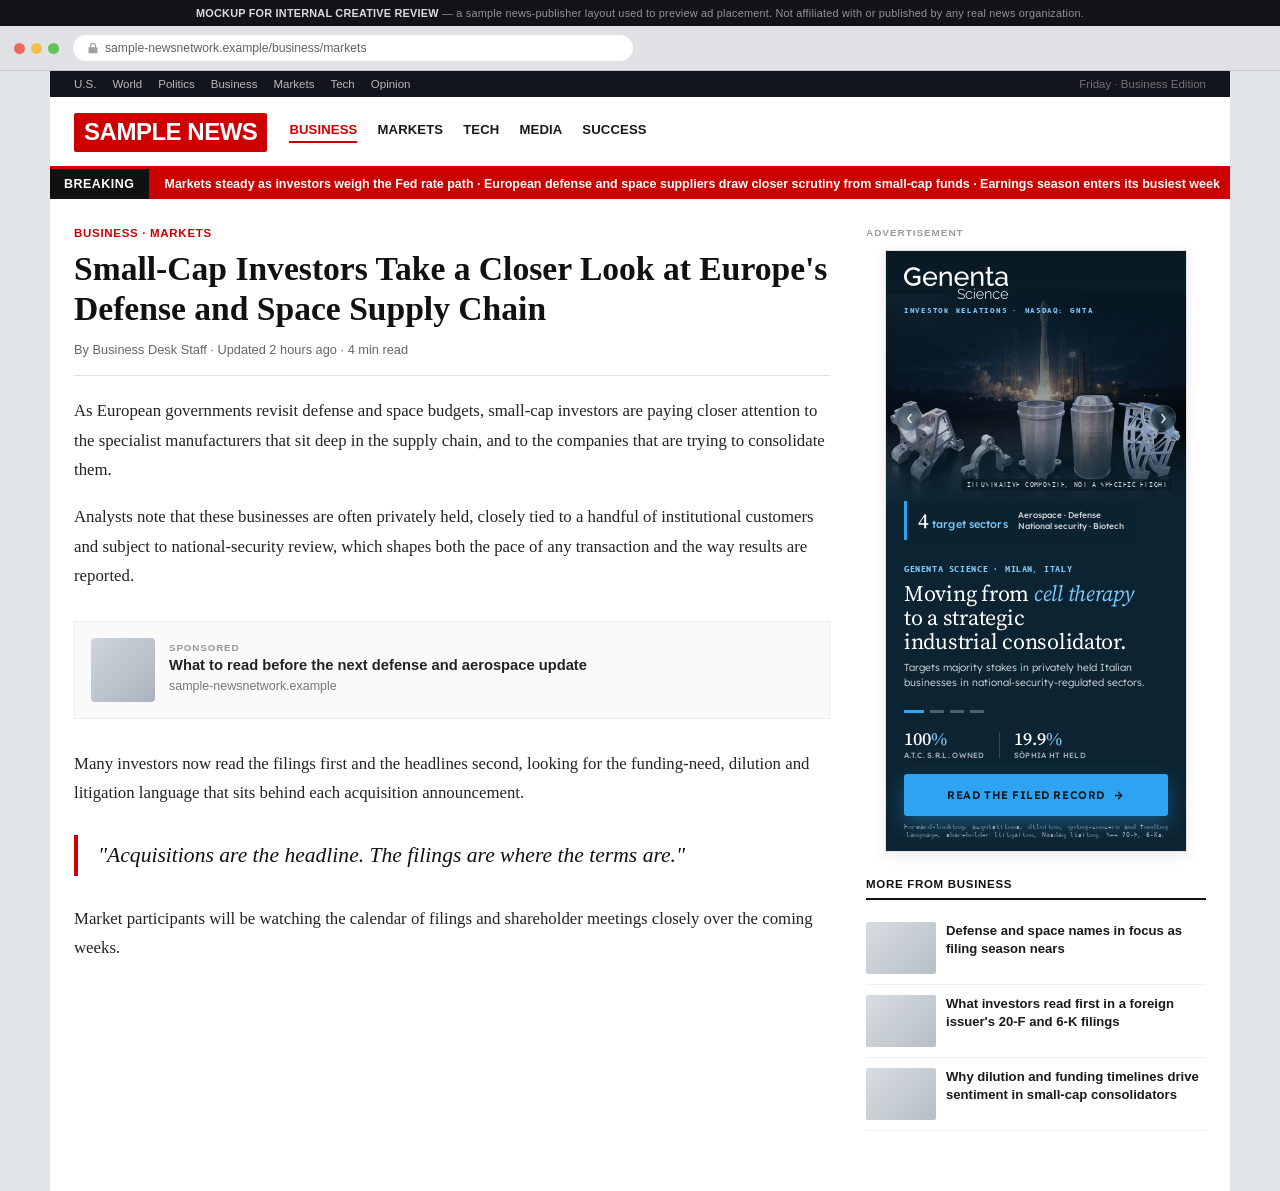
<file: context-preview/news.html>
<!DOCTYPE html>
<html lang="en">
<head>
<meta name="robots" content="noindex,nofollow">
<meta charset="UTF-8">
<meta name="viewport" content="width=device-width,initial-scale=1">
<title>In-Context Preview — Sample News Publisher Page</title>
<link rel="icon" href="data:,">
<style>
  * { margin:0; padding:0; box-sizing:border-box; }
  html, body { background:#e2e5e8; font-family:Helvetica, Arial, sans-serif; }

  /* ---- disclaimer strip ---- */
  #disclaimer {
    background:#111318;
    color:rgba(255,255,255,0.55);
    font-size:0.68rem;
    letter-spacing:0.02em;
    text-align:center;
    padding:7px 12px;
  }
  #disclaimer strong { color:rgba(255,255,255,0.85); }

  /* ---- fake browser chrome ---- */
  #browser-chrome {
    background:#dfe1e5;
    border-bottom:1px solid #c3c6cb;
    padding:9px 14px;
    display:flex;
    align-items:center;
    gap:14px;
  }
  #traffic-lights { display:flex; gap:6px; flex:0 0 auto; }
  #traffic-lights span { width:11px; height:11px; border-radius:50%; display:inline-block; }
  #traffic-lights span:nth-child(1){ background:#ed6a5e; }
  #traffic-lights span:nth-child(2){ background:#f4bf4f; }
  #traffic-lights span:nth-child(3){ background:#61c454; }
  #url-bar {
    flex:1 1 auto;
    background:#fff;
    border-radius:14px;
    padding:6px 14px;
    font-size:0.76rem;
    color:#5f6368;
    display:flex;
    align-items:center;
    gap:6px;
    max-width:560px;
  }
  #url-bar svg { flex:0 0 auto; opacity:0.6; }

  /* ---- site wrapper ---- */
  #site { background:#fff; max-width:1180px; margin:0 auto; }

  /* utility nav */
  #utility-nav {
    background:#12151b;
    color:rgba(255,255,255,0.7);
    font-size:0.72rem;
    display:flex;
    align-items:center;
    justify-content:space-between;
    padding:7px 24px;
  }
  #utility-nav .links { display:flex; gap:16px; }
  #utility-nav .links span:hover { color:#fff; }
  #utility-nav .meta { color:rgba(255,255,255,0.4); }

  /* masthead */
  #masthead {
    display:flex;
    align-items:center;
    gap:22px;
    padding:16px 24px 14px;
    border-bottom:3px solid #cc0000;
  }
  #logo {
    background:#cc0000;
    color:#fff;
    font-weight:900;
    font-size:1.5rem;
    letter-spacing:-0.02em;
    padding:5px 10px 6px;
    border-radius:2px;
    font-family:Arial, Helvetica, sans-serif;
  }
  #masthead nav { display:flex; gap:20px; flex:1; }
  #masthead nav span {
    font-size:0.82rem;
    font-weight:700;
    color:#1a1a1a;
    text-transform:uppercase;
    letter-spacing:0.01em;
    cursor:default;
  }
  #masthead nav span.active { color:#cc0000; border-bottom:2px solid #cc0000; padding-bottom:4px; }

  /* breaking ticker */
  #ticker {
    background:#cc0000;
    color:#fff;
    display:flex;
    align-items:center;
    font-size:0.78rem;
    font-weight:600;
    overflow:hidden;
    white-space:nowrap;
  }
  #ticker .badge {
    background:#111;
    padding:8px 14px;
    font-weight:900;
    letter-spacing:0.04em;
    flex:0 0 auto;
  }
  #ticker .feed { padding:8px 16px; }

  /* content grid */
  #content {
    display:grid;
    grid-template-columns:1fr 340px;
    gap:36px;
    padding:28px 24px 60px;
  }

  article .eyebrow {
    color:#cc0000;
    font-size:0.72rem;
    font-weight:800;
    letter-spacing:0.06em;
    text-transform:uppercase;
    margin-bottom:10px;
  }
  article h1 {
    font-family:Georgia, 'Times New Roman', serif;
    font-size:2.1rem;
    line-height:1.18;
    color:#111;
    margin-bottom:14px;
  }
  article .byline {
    font-size:0.8rem;
    color:#666;
    margin-bottom:20px;
    padding-bottom:18px;
    border-bottom:1px solid #e5e5e5;
  }
  article p {
    font-family:Georgia, 'Times New Roman', serif;
    font-size:1.05rem;
    line-height:1.75;
    color:#232323;
    margin-bottom:18px;
  }
  article .pull-quote {
    font-family:Georgia, 'Times New Roman', serif;
    font-style:italic;
    font-size:1.35rem;
    line-height:1.5;
    color:#111;
    border-left:4px solid #cc0000;
    padding:4px 0 4px 20px;
    margin:28px 0;
  }
  .native-slot {
    margin:30px 0;
    border:1px solid #eee;
    background:#fafafa;
    padding:16px;
    display:flex;
    gap:14px;
    align-items:center;
  }
  .native-slot .swatch { width:64px; height:64px; border-radius:4px; background:linear-gradient(135deg,#cfd6dd,#aab3bd); flex:0 0 auto; }
  .native-slot .txt .tag { font-size:0.62rem; font-weight:800; letter-spacing:0.08em; color:#999; text-transform:uppercase; margin-bottom:4px; }
  .native-slot .txt h4 { font-size:0.92rem; color:#222; margin-bottom:3px; }
  .native-slot .txt p { font-size:0.78rem; color:#777; margin:0; font-family:Helvetica, Arial, sans-serif; }

  /* right rail */
  aside { display:flex; flex-direction:column; align-items:center; gap:10px; }
  aside .sponsor-label {
    align-self:flex-start;
    font-size:0.62rem;
    font-weight:800;
    letter-spacing:0.1em;
    text-transform:uppercase;
    color:#9a9a9a;
    margin-bottom:2px;
  }
  #ad-slot {
    width:302px;    /* 300 + the 1px border each side (border-box), so the 300x600 banner isn't clipped */
    height:602px;
    border:1px solid #e2e2e2;
    box-shadow:0 4px 14px rgba(0,0,0,0.08);
    overflow:hidden;
    background:#000;
  }
  #ad-slot iframe { width:300px; height:600px; border:0; display:block; }

  .rail-more {
    align-self:stretch;
    margin-top:16px;
  }
  .rail-more .heading {
    font-size:0.72rem;
    font-weight:800;
    letter-spacing:0.06em;
    text-transform:uppercase;
    color:#111;
    border-bottom:2px solid #111;
    padding-bottom:8px;
    margin-bottom:12px;
  }
  .rail-item {
    display:flex;
    gap:10px;
    padding:10px 0;
    border-bottom:1px solid #eee;
  }
  .rail-item .thumb { width:70px; height:52px; border-radius:2px; background:linear-gradient(135deg,#d8dde2,#b7bec6); flex:0 0 auto; }
  .rail-item p { font-family:Helvetica, Arial, sans-serif; font-size:0.82rem; line-height:1.35; color:#1a1a1a; font-weight:600; }

  @media (max-width:900px) {
    #content { grid-template-columns:1fr; }
    aside { align-items:stretch; }
    #ad-slot { margin:0 auto; }
  }
</style>
</head>
<body>

<div id="disclaimer">
  <strong>MOCKUP FOR INTERNAL CREATIVE REVIEW</strong> — a sample news-publisher layout used to preview ad placement. Not affiliated with or published by any real news organization.
</div>

<div id="browser-chrome">
  <div id="traffic-lights"><span></span><span></span><span></span></div>
  <div id="url-bar">
    <svg width="12" height="12" viewBox="0 0 16 16"><path d="M8 1a4 4 0 00-4 4v2H3a1 1 0 00-1 1v6a1 1 0 001 1h10a1 1 0 001-1V8a1 1 0 00-1-1h-1V5a4 4 0 00-4-4zm-2.5 6V5a2.5 2.5 0 015 0v2h-5z" fill="currentColor"/></svg>
    sample-newsnetwork.example/business/markets
  </div>
</div>

<div id="site">
  <div id="utility-nav">
    <div class="links">
      <span>U.S.</span><span>World</span><span>Politics</span><span>Business</span><span>Markets</span><span>Tech</span><span>Opinion</span>
    </div>
    <div class="meta">Friday · Business Edition</div>
  </div>

  <div id="masthead">
    <div id="logo">SAMPLE&nbsp;NEWS</div>
    <nav>
      <span class="active">Business</span>
      <span>Markets</span>
      <span>Tech</span>
      <span>Media</span>
      <span>Success</span>
    </nav>
  </div>

  <div id="ticker">
    <span class="badge">BREAKING</span>
    <span class="feed">Markets steady as investors weigh the Fed rate path · European defense and space suppliers draw closer scrutiny from small-cap funds · Earnings season enters its busiest week</span>
  </div>

  <div id="content">
    <article>
      <div class="eyebrow">Business · Markets</div>
      <h1>Small-Cap Investors Take a Closer Look at Europe&#x27;s Defense and Space Supply Chain</h1>
      <div class="byline">By Business Desk Staff · Updated 2 hours ago · 4 min read</div>

      <p>As European governments revisit defense and space budgets, small-cap investors are paying closer attention to the specialist manufacturers that sit deep in the supply chain, and to the companies that are trying to consolidate them.</p>

      <p>Analysts note that these businesses are often privately held, closely tied to a handful of institutional customers and subject to national-security review, which shapes both the pace of any transaction and the way results are reported.</p>

      <div class="native-slot">
        <div class="swatch"></div>
        <div class="txt">
          <div class="tag">Sponsored</div>
          <h4>What to read before the next defense and aerospace update</h4>
          <p>sample-newsnetwork.example</p>
        </div>
      </div>

      <p>Many investors now read the filings first and the headlines second, looking for the funding-need, dilution and litigation language that sits behind each acquisition announcement.</p>

      <div class="pull-quote">"Acquisitions are the headline. The filings are where the terms are."</div>

      <p>Market participants will be watching the calendar of filings and shareholder meetings closely over the coming weeks.</p>
    </article>

    <aside>
      <div class="sponsor-label">Advertisement</div>
      <div id="ad-slot">
        <iframe id="ad-frame" title="Sample ad placement" scrolling="no"></iframe>
      </div>

      <div class="rail-more">
        <div class="heading">More From Business</div>
        <div class="rail-item"><div class="thumb"></div><p>Defense and space names in focus as filing season nears</p></div>
        <div class="rail-item"><div class="thumb"></div><p>What investors read first in a foreign issuer&#x27;s 20-F and 6-K filings</p></div>
        <div class="rail-item"><div class="thumb"></div><p>Why dilution and funding timelines drive sentiment in small-cap consolidators</p></div>
      </div>
    </aside>
  </div>
</div>

<script>
  var CONCEPTS = {
    a: '../concept-a-photo/index.html',
    b: '../concept-b-editorial/index.html',
    c: '../concept-c-dashboard/index.html',
    d: '../concept-d-corporate/index.html'
  }
  var params = new URLSearchParams(window.location.search)
  var concept = params.get('concept')
  if (!CONCEPTS[concept]) concept = 'a'
  document.getElementById('ad-frame').src = CONCEPTS[concept]
</script>

</body>
</html>
</file>
<file: concept-a-photo/style.css>
/* ── Brand tokens — the ONLY place colors are defined. Set --dark,
   --navy, --accent and --gold from the company's real site; the rest
   derive from them (color-mix: Chrome 111+ / Safari 16.2+). ── */
:root {
  --dark:      #0c2432;
  --dark-2:    color-mix(in srgb, var(--dark) 70%, black);
  --navy:      #0f2f41;
  --accent:    #2ea3f2;
  --accent-d:  color-mix(in srgb, var(--accent) 82%, black);
  --accent-lt: color-mix(in srgb, var(--accent) 62%, white);
  --gold:      #6bbcf4;
  --gold-d:    color-mix(in srgb, var(--gold) 85%, black);
  --white:     #ffffff;
  --cta-ink:   var(--dark-2);  /* white on #2ea3f2 is only 2.75:1; the deep navy is 6.8:1 */
  --font-head: 'Source Serif 4', Georgia, serif;   /* the IR page's display face (light serif, italic accent) */
  --font:      'Lexend Deca', system-ui, sans-serif;
  --mono:      'B612 Mono', ui-monospace, SFMono-Regular, Menlo, Consolas, 'Liberation Mono', monospace;
  --ease:      cubic-bezier(0.16,1,0.3,1);
}

* { margin:0; padding:0; box-sizing:border-box; }
html, body { width:300px; height:600px; overflow:hidden; background:var(--dark); }
body { font-family:var(--font); -webkit-font-smoothing:antialiased; }
a { text-decoration:none; color:inherit; }
.nw { white-space:nowrap; }
button { border:0; background:none; font:inherit; color:inherit; cursor:pointer; -webkit-tap-highlight-color:transparent; }

/* ── Canvas ─────────────────────────────────────────────────────────
   Fixed 300x600 stage. A crossfading slide stack sits at the bottom of
   the z-order; persistent chrome (logo, nav, stats, CTA) is pinned on
   top of it and never rotates — same "fixed shell / rotating cards"
   split the Knorex reference banner used with royalSlider. */
#banner {
  position:relative;
  width:300px;
  height:600px;
  overflow:hidden;
  cursor:pointer;
  background:var(--dark);
}

/* ── Slide stack ────────────────────────────────────────────────── */
#slides { position:absolute; inset:0; z-index:1; }

.slide {
  position:absolute;
  inset:0;
  opacity:0;
  z-index:1;
  pointer-events:none;
  transition:opacity 0.9s ease;
}
.slide.active { opacity:1; z-index:2; pointer-events:auto; }

.slide-bg {
  position:absolute;
  top:0; left:0;
  width:100%; height:100%;
  object-fit:cover;
  object-position:center 20%;
  z-index:1;
  animation:kenburns 7s ease-out infinite alternate;
  user-select:none;
  -webkit-user-drag:none;
}
@keyframes kenburns {
  from { transform:scale(1); }
  to   { transform:scale(1.09); }
}

.slide-scrim-top, .slide-scrim-bottom {
  position:absolute;
  left:0; right:0;
  z-index:2;
  pointer-events:none;
}
.slide-scrim-top {
  top:0; height:190px;
  background:linear-gradient(180deg, color-mix(in srgb, var(--dark-2) 94%, transparent) 0%, color-mix(in srgb, var(--dark-2) 62%, transparent) 55%, color-mix(in srgb, var(--dark-2) 0%, transparent) 100%);
}
.slide-scrim-bottom {
  bottom:0; height:336px;
  background:linear-gradient(0deg, var(--dark) 0%, color-mix(in srgb, var(--dark) 93%, transparent) 42%, color-mix(in srgb, var(--dark) 0%, transparent) 100%);
}

.slide-copy {
  position:absolute;
  inset:0;
  z-index:3;
  transform:translateY(12px);
  transition:transform 0.9s var(--ease);
}
.slide.active .slide-copy { transform:translateY(0); }

/* Floating mid-image stat chip (per slide) */
.mid-chip {
  position:absolute;
  top:250px; left:18px;
  display:flex;
  align-items:center;
  gap:10px;
  padding:9px 13px 9px 11px;
  background:color-mix(in srgb, var(--dark) 58%, transparent);
  border-left:3px solid var(--accent);
  border-radius:0 3px 3px 0;
  backdrop-filter:blur(3px);
  -webkit-backdrop-filter:blur(3px);
}
.chip-num {
  font-family:var(--font-head);
  font-weight:500;
  font-size:21px;
  line-height:1;
  color:var(--white);
  white-space:nowrap;
}
.chip-num em { font-style:normal; font-family:var(--font); font-weight:500; font-size:11px; letter-spacing:0.01em; color:var(--accent-lt); }
.chip-label {
  font-family:var(--font);
  font-size:8.4px;
  line-height:1.25;
  font-weight:500;
  color:rgba(255,255,255,0.82);
}

/* Rotating headline block, pinned above the fixed bottom bar */
.copy-bottom {
  position:absolute;
  left:0; right:0;
  bottom:160px;
  padding:0 18px;
}
.kicker {
  font-family:var(--mono);
  font-weight:700;
  font-size:7.6px;
  letter-spacing:0.08em;
  text-transform:uppercase;
  color:var(--accent-lt);
  margin-bottom:6px;
}
.copy-bottom h1 {
  font-family:var(--font-head);
  font-weight:400;
  font-size:22px;
  line-height:1.1;
  letter-spacing:-0.012em;
  color:var(--white);
}
.copy-bottom h1 em { font-style:italic; font-weight:400; color:var(--accent-lt); }
.copy-bottom p {
  margin-top:8px;
  font-size:10.2px;
  line-height:1.45;
  font-weight:300;
  color:rgba(255,255,255,0.86);
  max-width:262px;
  text-wrap:pretty;
}
/* The photograph is the company's own illustrative composite: say so on every slide */
.img-note {
  position:absolute;
  top:228px; right:14px;
  font-family:var(--mono);
  font-size:6.2px;
  letter-spacing:0.07em;
  text-transform:uppercase;
  color:rgba(255,255,255,0.86);
  padding:2px 5px 1.5px;
  background:color-mix(in srgb, var(--dark-2) 62%, transparent);
  border-radius:2px;
}

/* ── Persistent chrome (never rotates) ─────────────────────────── */
#top-bar {
  position:absolute;
  top:0; left:0; right:0;
  z-index:5;
  display:flex;
  flex-direction:column;
  gap:7px;
  padding:16px 18px 0;
}
#logo { display:flex; align-items:center; gap:7px; }
#logo .lockup { display:block; width:104px; height:auto; }   /* the IR page's own white lockup, 2x */
#eyebrow {
  font-family:var(--mono);
  font-weight:700;
  font-size:7.4px;
  letter-spacing:0.1em;
  color:var(--accent-lt);
}

.nav-arrow {
  position:absolute;
  top:154px;
  width:26px; height:26px;
  z-index:5;
  display:flex;
  align-items:center;
  justify-content:center;
  background:color-mix(in srgb, var(--dark) 45%, transparent);
  border:1px solid rgba(255,255,255,0.18);
  border-radius:50%;
  color:rgba(255,255,255,0.9);
  backdrop-filter:blur(2px);
  -webkit-backdrop-filter:blur(2px);
  transition:background .2s ease, transform .15s ease;
}
.nav-arrow svg { width:13px; height:13px; }
.nav-arrow:active { transform:scale(0.9); background:color-mix(in srgb, var(--accent) 55%, transparent); }
#arrow-prev { left:10px; }
#arrow-next { right:10px; }

#bottom-fixed {
  position:absolute;
  left:0; right:0; bottom:0;
  z-index:5;
  padding:0 18px 12px;
}

#dots {
  display:flex;
  gap:6px;
  margin-bottom:11px;
}
.dot {
  width:14px; height:3px;
  border-radius:2px;
  background:rgba(255,255,255,0.28);
  transition:background .3s ease, width .3s ease;
  padding:6px 0;
  background-clip:content-box;
  box-sizing:content-box;
}
.dot.active { background-color:var(--accent); width:20px; }  /* background-color, not the shorthand: the shorthand resets background-clip and paints the whole 15px hit area as a square */

#stat-row {
  display:flex;
  align-items:center;
  gap:14px;
}
.stat { display:flex; flex-direction:column; gap:2px; }
.stat-num {
  font-family:var(--font-head);
  font-weight:500;
  font-size:18px;
  line-height:1;
  color:var(--white);
}
.stat-num em { font-style:normal; color:var(--accent-lt); }
.stat-label {
  font-family:var(--font);
  font-size:7.6px;
  font-weight:500;
  letter-spacing:0.04em;
  text-transform:uppercase;
  color:rgba(255,255,255,0.66);
}
.stat-div { width:1px; height:26px; background:rgba(255,255,255,0.18); }

#cta {
  margin-top:14px;
  display:flex;
  align-items:center;
  justify-content:center;
  gap:7px;
  width:100%;
  height:42px;
  background:var(--accent);
  border-radius:3px;
  color:var(--cta-ink);
  font-family:var(--font);
  font-weight:600;
  font-size:11px;
  letter-spacing:0.05em;
  text-transform:uppercase;
  box-shadow:0 8px 20px color-mix(in srgb, var(--accent) 35%, transparent);
  animation:cta-pulse 1.8s ease-in-out 2.6s 6;
}
#cta-arrow { width:13px; height:13px; }

/* Required disclosure line under the CTA */
#disclosure {
  margin:7px -8px 0;
  font-family:var(--mono);
  font-size:6.4px;
  letter-spacing:0;
  line-height:1.25;
  text-align:center;
  text-wrap:balance;
  color:rgba(255,255,255,0.62);
}
@keyframes cta-pulse {
  0%, 100% { box-shadow:0 8px 20px color-mix(in srgb, var(--accent) 35%, transparent); }
  50%      { box-shadow:0 8px 26px color-mix(in srgb, var(--accent) 65%, transparent), 0 0 0 5px color-mix(in srgb, var(--accent) 12%, transparent); }
}

/* ── Entrance sequence (initial load only) ─────────────────────── */
.reveal {
  opacity:0;
  transform:translateY(14px);
  transition:opacity .7s var(--ease), transform .7s var(--ease);
}
#banner.is-live .reveal { opacity:1; transform:none; }
#top-bar[data-delay="0"] { transition-delay:.05s; }
#bottom-fixed[data-delay="4"] { transition-delay:.55s; }

#click-tag-wrapper { position:absolute; width:0; height:0; overflow:hidden; }

@media (prefers-reduced-motion: reduce) {
  .slide-bg { animation:none; }
  #cta { animation:none; }
  .reveal { transition-duration:.01s; transition-delay:0s !important; }
  .slide, .slide-copy { transition-duration:.2s; }
}
</file>
<file: concept-b-editorial/style.css>
/* ── Brand tokens — the ONLY place colors are defined. Set --accent,
   --ink and --gold from the company's real site (hex or oklch); every
   other surface/tint derives from them. ── */
:root {
  --accent:       #2ea3f2;
  --ink:          #1b262c;
  --gold:         #6bbcf4;
  /* The IR concept page's own tokens (its oklch values, converted to hex) */
  --accent-lt:    #a8d7ff;
  --accent-ink:   #015d92;   /* 7.1:1 on the paper; the page's text-link and button blue */
  --accent-ink-d: #014c78;
  --accent-lo:    color-mix(in oklch, var(--accent) 14%, transparent);
  --deep:         #0c2432;
  --paper:        #f9fcfe;
  --tint:         #eaf5fe;
  --tint-2:       #cee5f7;
  --card:         #ffffff;
  --text-mid:     #57626a;
  --line:         color-mix(in oklch, var(--ink) 15%, transparent);
  --serif: 'Source Serif 4', Georgia, serif;
  --sans:  'Lexend Deca', system-ui, sans-serif;
  --mono:  'B612 Mono', ui-monospace, SFMono-Regular, Menlo, Consolas, 'Liberation Mono', monospace;
  --ease:  cubic-bezier(0.22, 1, 0.36, 1);
}

* { margin:0; padding:0; box-sizing:border-box; }
html, body { width:300px; height:600px; overflow:hidden; background:var(--paper); }
body { font-family:var(--sans); color:var(--ink); -webkit-font-smoothing:antialiased; }
a { text-decoration:none; color:inherit; }
.nw { white-space:nowrap; }
button { border:0; background:none; font:inherit; color:inherit; cursor:pointer; -webkit-tap-highlight-color:transparent; }

#banner {
  position:relative;
  width:300px;
  height:600px;
  overflow:hidden;
  cursor:pointer;
  background:var(--paper);
}

#top-rule {
  position:absolute;
  top:0; left:0; right:0;
  height:3px;
  z-index:6;
  background:linear-gradient(90deg, var(--accent-ink), var(--gold));
}

/* ── Persistent top chrome ──────────────────────────────────────── */
#top-bar {
  position:absolute;
  top:3px; left:0; right:0;
  z-index:5;
  background:var(--paper);
  border-bottom:1px solid var(--line);
  padding:11px 18px 9px;
  display:flex;
  flex-direction:column;
  gap:5px;
}
#logo { display:flex; align-items:center; gap:7px; }
#logo .lockup { display:block; width:86px; height:auto; }   /* the IR page's own lockup, 2x */
#masthead {
  font-family:var(--mono);
  font-size:7.2px;
  font-weight:700;
  letter-spacing:0.1em;
  color:var(--text-mid);
}

/* ── Slide stack ────────────────────────────────────────────────── */
#slides { position:absolute; top:58px; left:0; right:0; bottom:125px; z-index:1; overflow:hidden; }   /* bottom 125: the two-line disclosure makes the band taller */

.slide {
  position:absolute; inset:0;
  opacity:0;
  z-index:1;
  pointer-events:none;
  transition:opacity 0.8s ease;
}
.slide.active { opacity:1; z-index:2; pointer-events:auto; }

.slide-copy {
  padding:16px 18px 0;
  transform:translateY(10px);
  transition:transform 0.8s var(--ease);
}
.slide.active .slide-copy { transform:translateY(0); }

.eyebrow {
  font-family:var(--mono);
  font-size:8px;
  font-weight:700;
  letter-spacing:0.1em;
  text-transform:uppercase;
  color:var(--accent-ink);
  display:flex;
  align-items:center;
  gap:7px;
  margin-bottom:9px;
}
.eyebrow::before {
  content:'';
  width:6px; height:6px;
  border-radius:50%;
  background:var(--accent);
  flex:none;
}

.slide-copy h1 {
  font-family:var(--serif);
  font-weight:400;
  font-size:22px;
  line-height:1.12;
  letter-spacing:-0.012em;
  color:var(--ink);
}
.slide-copy h1 em { font-style:italic; font-weight:400; color:var(--accent-ink); }

.lead {
  margin-top:8px;
  font-family:var(--sans);
  font-size:10px;
  line-height:1.46;
  font-weight:300;
  color:var(--text-mid);
  min-height:44px;   /* three lines on every slide, so the figure cards sit at the same height */
}

/* ── "Figure" schematic card, matching the site's plate component ─ */
.fig-card {
  margin-top:13px;
  border:1px solid var(--line);
  border-radius:2px;
  background:var(--card);
  overflow:hidden;
}
.fig-bar {
  display:flex;
  justify-content:space-between;
  align-items:center;
  gap:8px;
  padding:6px 10px;
  background:var(--ink);
  color:#fff;
  font-family:var(--mono);
  font-size:6.4px;
  font-weight:700;
  letter-spacing:0.1em;
  text-transform:uppercase;
}
.fig-bar span:last-child { color:var(--accent-lt); }
.fig-body { padding:9px 11px 5px; }
.fig-body svg { width:100%; height:auto; display:block; }

/* figure line-art */
.fig-node rect { fill:var(--ink); }
.fig-rail { fill:none; stroke:var(--text-mid); stroke-width:1.6; }
.fig-ghost { fill:none; stroke:var(--tint-2); stroke-width:2; }
.fig-mark { fill:none; stroke-width:10.5; stroke-linecap:round; }
.fig-mark.a { stroke:var(--accent); }
.fig-mark.b { stroke:var(--ink); }
.fig-gold { fill:var(--gold); }

.fig-mesh line { stroke:var(--accent-lt); stroke-width:1; opacity:0.7; }
.fig-dot circle { fill:var(--accent-ink); }
.fig-hub { fill:var(--gold); stroke:var(--ink); stroke-width:1.4; }

.fig-step rect { fill:var(--tint); stroke:var(--line); stroke-width:1; }
.fig-step.accent rect { fill:var(--accent-lo); stroke:var(--accent-ink); }
.fig-step.gold rect { fill:var(--tint); stroke:var(--gold); }
.fig-step text {
  font-family:var(--mono);
  font-size:7.4px;
  font-weight:700;
  letter-spacing:0;
  fill:var(--ink);
}
.fig-step text.sub { font-size:6.2px; font-weight:400; fill:var(--text-mid); }
.fig-step.open rect { fill:none; stroke:var(--text-mid); stroke-dasharray:3 2.4; }
.fig-step.plat rect { fill:var(--tint); stroke:var(--accent-ink); stroke-dasharray:1.6 1.6; }
.fig-spring { fill:none; stroke:var(--accent-ink); stroke-width:1.6; stroke-linecap:round; stroke-linejoin:round; }
/* captions and labels inside the figures */
.fig-cap2 { font-family:var(--sans); font-size:6.4px; font-weight:400; fill:var(--text-mid); letter-spacing:0.01em; }
.fig-cap2.strong { fill:var(--accent-ink); font-weight:600; font-family:var(--mono); font-size:6.2px; letter-spacing:0.02em; }
.fig-num text { font-family:var(--serif); font-size:12px; font-weight:500; fill:var(--accent-ink); }
.fig-lab { font-family:var(--sans); font-size:7.4px; font-weight:600; fill:var(--ink); letter-spacing:0.01em; }
.fig-val { font-family:var(--serif); font-size:13px; font-weight:500; fill:var(--accent-ink); }
.fig-track { fill:var(--tint); stroke:var(--line); stroke-width:1; }
.fig-fill { fill:var(--accent-ink); }
.fig-opt { fill:none; stroke:var(--accent-ink); stroke-width:1; stroke-dasharray:2.4 2; }
.fig-tick { stroke:var(--ink); stroke-width:1; }
.fig-stack-sec { fill:var(--accent-ink); }
.fig-stack-cash { fill:var(--tint-2); stroke:var(--accent-ink); stroke-width:0.8; }
.fig-arrow { fill:none; stroke:var(--text-mid); stroke-width:1.6; stroke-linecap:round; stroke-linejoin:round; }

.fig-base { stroke:var(--line); stroke-width:1; }
.fig-bar-prior { fill:var(--tint-2); }
.fig-bar-now { fill:var(--accent-ink); }
.fig-bar-label { font-family:var(--serif); font-size:11px; font-weight:500; fill:var(--text-mid); }
.fig-bar-label.strong { fill:var(--accent-ink); font-weight:600; font-size:11px; }
.fig-bar-year { font-family:var(--mono); font-size:6.2px; fill:var(--text-mid); letter-spacing:0.03em; }

/* key-fact row, matching the site's .kf definition-list pattern */
.kf {
  margin-top:12px;
  padding-top:10px;
  border-top:1px solid var(--line);
  display:flex;
  justify-content:space-between;
  align-items:baseline;
}
.kf dt {
  font-family:var(--mono);
  font-size:7.2px;
  font-weight:700;
  letter-spacing:0.08em;
  text-transform:uppercase;
  color:var(--text-mid);
}
.kf dd {
  display:flex;
  flex-direction:column;
  align-items:flex-end;
  gap:2px;
  font-family:var(--serif);
  font-size:16px;
  font-weight:500;
  color:var(--ink);
  text-align:right;
}
.kf dd em {
  font-style:normal;
  font-family:var(--mono);
  font-weight:700;
  font-size:7px;
  letter-spacing:0.02em;
  color:var(--accent-ink);
}

/* ── Nav arrows ─────────────────────────────────────────────────── */
.nav-arrow {
  position:absolute;
  top:300px;
  z-index:5;
  width:24px; height:24px;
  display:flex;
  align-items:center;
  justify-content:center;
  background:var(--card);
  border:1px solid var(--line);
  border-radius:50%;
  color:var(--ink);
  box-shadow:0 2px 8px color-mix(in oklch, var(--ink) 12%, transparent);
  transition:transform 0.15s ease, background 0.2s ease;
}
.nav-arrow svg { width:12px; height:12px; }
.nav-arrow:active { transform:scale(0.9); background:var(--tint); }
#arrow-prev { left:6px; }
#arrow-next { right:6px; }

/* ── Persistent dark band: dots + CTA ───────────────────────────── */
#dots {
  position:absolute;
  left:0; right:0; bottom:91px;
  z-index:5;
  background:var(--deep);
  display:flex;
  gap:6px;
  padding:11px 18px 8px;
}
.dot {
  width:13px; height:3px;
  border-radius:2px;
  background:oklch(1 0 0 / 0.28);
  padding:6px 0;
  background-clip:content-box;
  box-sizing:content-box;
  transition:background 0.3s ease, width 0.3s ease;
}
.dot.active { background-color:var(--accent); width:19px; }  /* background-color, not the shorthand: the shorthand resets background-clip and paints the whole hit area as a square */

#bottom-fixed {
  position:absolute;
  left:0; right:0; bottom:0;
  z-index:5;
  background:var(--deep);
  padding:2px 18px 10px;
}
#bf-line {
  font-family:var(--mono);
  font-size:7px;
  font-weight:700;
  letter-spacing:0.1em;
  color:color-mix(in oklch, var(--accent-lt) 80%, transparent);
  margin-bottom:8px;
}
#cta {
  display:flex;
  align-items:center;
  justify-content:center;
  gap:7px;
  width:100%;
  height:42px;
  background:var(--accent);
  border-radius:3px;
  color:var(--deep);
  font-family:var(--sans);
  font-weight:600;
  font-size:11px;
  letter-spacing:0.05em;
  text-transform:uppercase;
  box-shadow:0 8px 20px color-mix(in oklch, var(--accent) 30%, transparent);
  animation:cta-pulse 1.8s ease-in-out 2.6s 6;
}
#cta-arrow { width:13px; height:13px; }

/* Required disclosure line under the CTA */
#fls {
  margin:7px -8px 0;
  font-family:var(--mono);
  font-size:6.4px;
  letter-spacing:0;
  line-height:1.25;
  text-align:center;
  text-wrap:balance;
  color:color-mix(in oklch, var(--accent-lt) 72%, transparent);
}
@keyframes cta-pulse {
  0%, 100% { box-shadow:0 8px 20px color-mix(in oklch, var(--accent) 30%, transparent); }
  50%      { box-shadow:0 8px 26px color-mix(in oklch, var(--accent) 55%, transparent), 0 0 0 5px color-mix(in oklch, var(--accent) 16%, transparent); }
}

/* ── Entrance sequence (initial load only) ─────────────────────── */
.reveal { opacity:0; transform:translateY(12px); transition:opacity .7s var(--ease), transform .7s var(--ease); }
#banner.is-live .reveal { opacity:1; transform:none; }
#top-bar[data-delay="0"] { transition-delay:.05s; }
#dots.reveal { transition-delay:.5s; }
#bottom-fixed[data-delay="1"] { transition-delay:.6s; }

#click-tag-wrapper { position:absolute; width:0; height:0; overflow:hidden; }

@media (prefers-reduced-motion: reduce) {
  #cta { animation:none; }
  .reveal { transition-duration:.01s; transition-delay:0s !important; }
  .slide, .slide-copy { transition-duration:.2s; }
}
</file>
<file: concept-c-dashboard/style.css>
/* ── Brand tokens — the ONLY place colors are defined. Set --dark,
   --navy, --accent and --gold from the company's real site; the rest
   derive from them (color-mix: Chrome 111+ / Safari 16.2+). ── */
:root {
  --dark:      #0c2432;
  --dark-2:    color-mix(in srgb, var(--dark) 70%, black);
  --navy:      #0f2f41;
  --accent:    #2ea3f2;
  --accent-d:  color-mix(in srgb, var(--accent) 82%, black);
  --accent-lt: color-mix(in srgb, var(--accent) 62%, white);
  --gold:      #6bbcf4;
  --gold-d:    color-mix(in srgb, var(--gold) 85%, black);
  --white:     #ffffff;
  --cta-ink:   var(--dark-2);  /* white on #2ea3f2 is only 2.75:1; the deep navy is 6.8:1 */
  --font-head: 'Source Serif 4', Georgia, serif;   /* the IR page's display face (light serif, italic accent) */
  --font:      'Lexend Deca', system-ui, sans-serif;
  --mono:      'B612 Mono', ui-monospace, SFMono-Regular, Menlo, Consolas, 'Liberation Mono', monospace;
  --ease:      cubic-bezier(0.16,1,0.3,1);
}

* { margin:0; padding:0; box-sizing:border-box; }
html, body { width:300px; height:600px; overflow:hidden; background:var(--dark); }
body { font-family:var(--font); -webkit-font-smoothing:antialiased; }
a { text-decoration:none; color:inherit; }
.nw { white-space:nowrap; }
button { border:0; background:none; font:inherit; color:inherit; cursor:pointer; -webkit-tap-highlight-color:transparent; }

/* ── Canvas ─────────────────────────────────────────────────────────
   Fixed 300x600 stage. A crossfading slide stack sits at the bottom of
   the z-order; persistent chrome (logo, nav, stats, CTA) is pinned on
   top of it and never rotates — same "fixed shell / rotating cards"
   split the Knorex reference banner used with royalSlider. */
#banner {
  position:relative;
  width:300px;
  height:600px;
  overflow:hidden;
  cursor:pointer;
  background:var(--dark);
}

/* ── Slide stack ────────────────────────────────────────────────── */
#slides { position:absolute; inset:0; z-index:1; }

.slide {
  position:absolute;
  inset:0;
  opacity:0;
  z-index:1;
  pointer-events:none;
  transition:opacity 0.9s ease;
}
.slide.active { opacity:1; z-index:2; pointer-events:auto; }

.slide-bg {
  position:absolute;
  top:0; left:0;
  width:100%; height:100%;
  object-fit:cover;
  object-position:center 20%;
  z-index:1;
  animation:kenburns 7s ease-out infinite alternate;
  user-select:none;
  -webkit-user-drag:none;
}
@keyframes kenburns {
  from { transform:scale(1); }
  to   { transform:scale(1.09); }
}

.slide-scrim-top, .slide-scrim-bottom {
  position:absolute;
  left:0; right:0;
  z-index:2;
  pointer-events:none;
}
.slide-scrim-top {
  top:0; height:190px;
  background:linear-gradient(180deg, color-mix(in srgb, var(--dark-2) 94%, transparent) 0%, color-mix(in srgb, var(--dark-2) 62%, transparent) 55%, color-mix(in srgb, var(--dark-2) 0%, transparent) 100%);
}
.slide-scrim-bottom {
  bottom:0; height:336px;
  background:linear-gradient(0deg, var(--dark) 0%, color-mix(in srgb, var(--dark) 93%, transparent) 42%, color-mix(in srgb, var(--dark) 0%, transparent) 100%);
}

.slide-copy {
  position:absolute;
  inset:0;
  z-index:3;
  transform:translateY(12px);
  transition:transform 0.9s var(--ease);
}
.slide.active .slide-copy { transform:translateY(0); }

/* Floating mid-image stat chip (per slide) */
.mid-chip {
  position:absolute;
  top:250px; left:18px;
  display:flex;
  align-items:center;
  gap:10px;
  padding:9px 13px 9px 11px;
  background:color-mix(in srgb, var(--dark) 58%, transparent);
  border-left:3px solid var(--accent);
  border-radius:0 3px 3px 0;
  backdrop-filter:blur(3px);
  -webkit-backdrop-filter:blur(3px);
}
.chip-num {
  font-family:var(--font-head);
  font-weight:500;
  font-size:21px;
  line-height:1;
  color:var(--white);
  white-space:nowrap;
}
.chip-num em { font-style:normal; font-family:var(--font); font-weight:500; font-size:11px; letter-spacing:0.01em; color:var(--accent-lt); }
.chip-label {
  font-family:var(--font);
  font-size:8.4px;
  line-height:1.25;
  font-weight:500;
  color:rgba(255,255,255,0.82);
}

/* Rotating headline block, pinned above the fixed bottom bar */
.copy-bottom {
  position:absolute;
  left:0; right:0;
  bottom:160px;
  padding:0 18px;
}
.kicker {
  font-family:var(--mono);
  font-weight:700;
  font-size:7.6px;
  letter-spacing:0.08em;
  text-transform:uppercase;
  color:var(--accent-lt);
  margin-bottom:6px;
}
.copy-bottom h1 {
  font-family:var(--font-head);
  font-weight:400;
  font-size:22px;
  line-height:1.1;
  letter-spacing:-0.012em;
  color:var(--white);
}
.copy-bottom h1 em { font-style:italic; font-weight:400; color:var(--accent-lt); }
.copy-bottom p {
  margin-top:8px;
  font-size:10.2px;
  line-height:1.45;
  font-weight:300;
  color:rgba(255,255,255,0.86);
  max-width:262px;
  text-wrap:pretty;
}
/* The photograph is the company's own illustrative composite: say so on every slide */
.img-note {
  position:absolute;
  top:228px; right:14px;
  font-family:var(--mono);
  font-size:6.2px;
  letter-spacing:0.07em;
  text-transform:uppercase;
  color:rgba(255,255,255,0.86);
  padding:2px 5px 1.5px;
  background:color-mix(in srgb, var(--dark-2) 62%, transparent);
  border-radius:2px;
}

/* ── Persistent chrome (never rotates) ─────────────────────────── */
#top-bar {
  position:absolute;
  top:0; left:0; right:0;
  z-index:5;
  display:flex;
  flex-direction:column;
  gap:7px;
  padding:16px 18px 0;
}
#logo { display:flex; align-items:center; gap:7px; }
#logo .lockup { display:block; width:104px; height:auto; }   /* the IR page's own white lockup, 2x */
#eyebrow {
  font-family:var(--mono);
  font-weight:700;
  font-size:7.4px;
  letter-spacing:0.1em;
  color:var(--accent-lt);
}

.nav-arrow {
  position:absolute;
  top:154px;
  width:26px; height:26px;
  z-index:5;
  display:flex;
  align-items:center;
  justify-content:center;
  background:color-mix(in srgb, var(--dark) 45%, transparent);
  border:1px solid rgba(255,255,255,0.18);
  border-radius:50%;
  color:rgba(255,255,255,0.9);
  backdrop-filter:blur(2px);
  -webkit-backdrop-filter:blur(2px);
  transition:background .2s ease, transform .15s ease;
}
.nav-arrow svg { width:13px; height:13px; }
.nav-arrow:active { transform:scale(0.9); background:color-mix(in srgb, var(--accent) 55%, transparent); }
#arrow-prev { left:10px; }
#arrow-next { right:10px; }

#bottom-fixed {
  position:absolute;
  left:0; right:0; bottom:0;
  z-index:5;
  padding:0 18px 12px;
}

#dots {
  display:flex;
  gap:6px;
  margin-bottom:11px;
}
.dot {
  width:14px; height:3px;
  border-radius:2px;
  background:rgba(255,255,255,0.28);
  transition:background .3s ease, width .3s ease;
  padding:6px 0;
  background-clip:content-box;
  box-sizing:content-box;
}
.dot.active { background-color:var(--accent); width:20px; }  /* background-color, not the shorthand: the shorthand resets background-clip and paints the whole 15px hit area as a square */

#stat-row {
  display:flex;
  align-items:center;
  gap:14px;
}
.stat { display:flex; flex-direction:column; gap:2px; }
.stat-num {
  font-family:var(--font-head);
  font-weight:500;
  font-size:18px;
  line-height:1;
  color:var(--white);
}
.stat-num em { font-style:normal; color:var(--accent-lt); }
.stat-label {
  font-family:var(--font);
  font-size:7.6px;
  font-weight:500;
  letter-spacing:0.04em;
  text-transform:uppercase;
  color:rgba(255,255,255,0.66);
}
.stat-div { width:1px; height:26px; background:rgba(255,255,255,0.18); }

#cta {
  margin-top:14px;
  display:flex;
  align-items:center;
  justify-content:center;
  gap:7px;
  width:100%;
  height:42px;
  background:var(--accent);
  border-radius:3px;
  color:var(--cta-ink);
  font-family:var(--font);
  font-weight:600;
  font-size:11px;
  letter-spacing:0.05em;
  text-transform:uppercase;
  box-shadow:0 8px 20px color-mix(in srgb, var(--accent) 35%, transparent);
  animation:cta-pulse 1.8s ease-in-out 2.6s 6;
}
#cta-arrow { width:13px; height:13px; }

/* Required disclosure line under the CTA */
#disclosure {
  margin:7px -8px 0;
  font-family:var(--mono);
  font-size:6.4px;
  letter-spacing:0;
  line-height:1.25;
  text-align:center;
  text-wrap:balance;
  color:rgba(255,255,255,0.62);
}
@keyframes cta-pulse {
  0%, 100% { box-shadow:0 8px 20px color-mix(in srgb, var(--accent) 35%, transparent); }
  50%      { box-shadow:0 8px 26px color-mix(in srgb, var(--accent) 65%, transparent), 0 0 0 5px color-mix(in srgb, var(--accent) 12%, transparent); }
}

/* ── Entrance sequence (initial load only) ─────────────────────── */
.reveal {
  opacity:0;
  transform:translateY(14px);
  transition:opacity .7s var(--ease), transform .7s var(--ease);
}
#banner.is-live .reveal { opacity:1; transform:none; }
#top-bar[data-delay="0"] { transition-delay:.05s; }
#bottom-fixed[data-delay="4"] { transition-delay:.55s; }

#click-tag-wrapper { position:absolute; width:0; height:0; overflow:hidden; }

@media (prefers-reduced-motion: reduce) {
  .slide-bg { animation:none; }
  #cta { animation:none; }
  .reveal { transition-duration:.01s; transition-delay:0s !important; }
  .slide, .slide-copy { transition-duration:.2s; }
}


/* ══ Concept C: sign-up block, appended to Concept A's stylesheet by
   scripts/build_concept_c.py. Everything above this line is A's CSS,
   copied verbatim; don't edit it here — edit A and rebuild. ══ */

/* The sign-up is taller than A's CTA, so the chip and headline move up
   by --c-lift, and the bottom padding tightens. If A has foreground art
   in the slide background (a motif, a diagram) that now crowds the chip,
   lift it too in the C-only block at the end of this file. */
:root { --c-lift: 16px; --c-error: #ff7a6b; }
.slide-copy .mid-chip, .slide-copy .copy-bottom { translate: 0 calc(-1 * var(--c-lift)); }
#bottom-fixed { padding-bottom: 11px; }

#signup { position:relative; margin-top:13px; cursor:default; }
.sr-only {
  position:absolute; width:1px; height:1px; overflow:hidden;
  clip:rect(0 0 0 0); white-space:nowrap;
}
#signup-row {
  position:relative;
  display:flex;
  gap:6px;
  height:40px;
}
#signup-email {
  flex:1;
  min-width:0;
  height:100%;
  padding:0 11px;
  border:1px solid rgba(255,255,255,0.24);
  border-radius:3px;
  outline:0;
  background:color-mix(in srgb, var(--dark) 55%, transparent);
  color:var(--white, #fff);
  font-family:var(--font);
  font-size:11px;
  font-weight:500;
  transition:border-color .2s ease, box-shadow .2s ease, background .2s ease;
}
#signup-email::placeholder { color:rgba(255,255,255,0.6); }
#signup-email:focus {
  border-color:var(--accent);
  background:color-mix(in srgb, var(--dark) 75%, transparent);
  box-shadow:0 0 0 3px color-mix(in srgb, var(--accent) 24%, transparent);
}
#signup.is-error #signup-email { border-color:var(--c-error); animation:shake .35s ease; }
@keyframes shake {
  0%, 100% { transform:translateX(0); }
  25% { transform:translateX(-4px); }
  75% { transform:translateX(4px); }
}
/* Same fill, ink and type as A's CTA (--cta-ink), so C reads as A */
#signup-btn {
  flex:none;
  height:100%;
  padding:0 13px;
  background:var(--accent);
  border-radius:3px;
  color:var(--cta-ink, var(--dark-2));
  font-family:var(--font-head, var(--font));
  font-weight:800;
  font-size:11px;
  letter-spacing:0.06em;
  text-transform:uppercase;
  box-shadow:0 8px 20px color-mix(in srgb, var(--accent) 35%, transparent);
  transition:filter .2s ease, transform .15s ease;
  animation:btn-pulse 1.8s ease-in-out 2.6s 6;
}
#signup-btn:hover { filter:brightness(1.08); }
#signup-btn:active { transform:scale(0.96); }
#signup.is-sending #signup-btn { opacity:0.6; pointer-events:none; }
@keyframes btn-pulse {
  0%, 100% { box-shadow:0 8px 20px color-mix(in srgb, var(--accent) 35%, transparent); }
  50%      { box-shadow:0 8px 26px color-mix(in srgb, var(--accent) 60%, transparent); }
}

#signup-done {
  position:absolute;
  inset:0;
  display:flex;
  align-items:center;
  justify-content:center;
  gap:7px;
  background:var(--accent);
  border-radius:3px;
  color:var(--cta-ink, var(--dark-2));
  font-family:var(--font-head, var(--font));
  font-weight:700;
  font-size:11px;
  opacity:0;
  transform:scale(0.96);
  pointer-events:none;
  transition:opacity .35s var(--ease), transform .35s var(--ease);
}
#signup-done svg { width:15px; height:15px; flex:none; }
#signup.is-done #signup-done { opacity:1; transform:none; }
#signup.is-done #signup-email, #signup.is-done #signup-btn { visibility:hidden; }

/* Consent and error share one two-line slot, so the error never moves
   anything; the consent comes back as soon as the viewer types. */
#signup-consent, #signup-msg {
  margin-top:7px;
  height:20px;
  font-family:var(--font);
  font-size:7px;
  line-height:1.42;
}
#signup-consent { color:rgba(255,255,255,0.6); }
#signup-consent a { color:inherit; text-decoration:underline; }
#signup-msg {
  display:none;
  font-size:9px;
  font-weight:600;
  color:var(--c-error);
}
#signup.is-error #signup-consent { display:none; }
#signup.is-error #signup-msg { display:block; }

#fls-line {
  margin-top:4px;
  font-family:var(--mono);
  font-size:6.6px;
  letter-spacing:0.03em;
  line-height:1.2;
  text-align:center;
  color:rgba(255,255,255,0.55);
  white-space:nowrap;
}

@media (prefers-reduced-motion: reduce) {
  #signup-btn { animation:none; }
}

/* A's CTA look, copied from its #cta rule by build_concept_c.py */
#signup-btn {
  background:var(--accent);
  color:var(--cta-ink);
  font-family:var(--font);
  font-weight:600;
  letter-spacing:0.05em;
  text-transform:uppercase;
  border-radius:3px;
}
#signup-done {
  background:var(--accent);
  color:var(--cta-ink);
  font-family:var(--font);
  font-weight:600;
  border-radius:3px;
}

/* ══ C-only overrides (kept on rebuild) ══ */

/* The sign-up block is taller than A's CTA: lift the chip, headline and photo note with it. */
:root { --c-lift: 22px; }
.slide-copy .img-note { translate: 0 calc(-1 * var(--c-lift)); }
/* Two-line disclosure: wrap, widen past the side padding, and match A's 6.4px type */
#fls-line { white-space:normal; text-wrap:balance; font-size:6.4px; letter-spacing:0; line-height:1.25; margin:5px -8px 0; }
</file>
<file: concept-d-corporate/style.css>
/* ── Concept D — Corporate site / brand-native ─────────────────────
   Genenta's own corporate website (genenta.com), extended into a 300x600 ad.
   Every source token below was read from that site's theme CSS and DOM (computed styles of the
   homepage grid): cream page #FFFCF4; tiles #6EB541 green, #FFAD1F orange, #0A2D41 navy,
   #F85A3E coral, #118AB2 blue; tile radius 20px (--radius) scaled to the banner; headline
   Source Serif 4 weight 300; tile titles Lexend Deca; body Raleway.
   Each slide is one homepage tile, built from shared parts:
     .m-intro  serif statement over a photo tile ('Built to Build / Mission')
     .m-orange orange tile with the site's own line icons ('Defense / Aerospace / National Security')
     .m-photo  press-release photo tile ('Sòphia High Tech')
     .m-navy   navy tile ('Investor')
   Parts: .tile, .t-label, .t-title, .t-text, .pills, .d-stats > .d-stat (.d-value + .d-label).
   Contrast: white copy only on navy or under the photo tiles' navy shade; navy copy on orange. ── */
:root {
  /* Source tokens — the corporate site's theme */
  --primary:    #0A2D41;   /* navy tile; headings, nav, footer tile */
  --secondary:  #6EB541;   /* green tile; accent bars, active-nav rule */
  --orange:     #FFAD1F;   /* orange tile */
  --page-bg:    #FFFCF4;   /* page background */
  --header-bg:  #FFFCF4;   /* header bar */
  --white:      #FFFFFF;
  --text:       #4f4f4f;   /* body copy on the cream page (7.9:1) */
  --rule:       #e6e1d3;   /* hairlines */
  --shade:      #000000;
  --btn-radius: 12px;      /* the site's --radius-sm */
  --tile-r:     14px;      /* the site's --radius (20px) at banner scale */

  /* Derived */
  --on-dark:    var(--white);
  --on-dark-2:  color-mix(in srgb, var(--white) 90%, transparent);
  --ink-2:      #333333;   /* the site's headline colour on cream */
  --hdr-shadow: 0 1px 0 var(--rule);

  /* Type — the site's own Google Fonts (the link in index.html <head>) */
  --serif:     'Source Serif 4', Georgia, serif;
  --font-head: 'Lexend Deca', system-ui, sans-serif;
  --font-body: 'Raleway', system-ui, sans-serif;
  --ease:      cubic-bezier(0.16,1,0.3,1);

  /* Geometry (fixed 300x600 stage) */
  --gutter:    12px;
  --hdr-h:     48px;
  --bf-pad:    8px;           /* bottom block: space above the controls row */
  --ctrl-h:    22px;          /* dots + arrows row */
  --bf-gap:    7px;           /* controls → CTA */
  --cta-h:     38px;
  --bf-gap-2:  8px;           /* CTA → footer tile */
  --foot-h:    28px;          /* footer tile: the disclosure, two lines */
  --foot-mb:   8px;
  --bf-h:      calc(var(--bf-pad) + var(--ctrl-h) + var(--bf-gap) + var(--cta-h) + var(--bf-gap-2) + var(--foot-h) + var(--foot-mb));
  --bar-w:     28px;          /* accent underline bar */
  --bar-h:     3px;
}

* { margin:0; padding:0; box-sizing:border-box; }
html, body { width:300px; height:600px; overflow:hidden; background:var(--page-bg); }
body { font-family:var(--font-body); color:var(--text); -webkit-font-smoothing:antialiased; text-rendering:optimizeLegibility; }
a { text-decoration:none; color:inherit; }
button { border:0; background:none; font:inherit; color:inherit; cursor:pointer; -webkit-tap-highlight-color:transparent; }
ul { list-style:none; }
.nw { white-space:nowrap; }
.slide p { text-wrap:pretty; }

/* ── Canvas ───────────────────────────────────────────────────────── */
#banner {
  position:relative;
  width:300px;
  height:600px;
  overflow:hidden;
  cursor:pointer;
  background:var(--page-bg);
}

/* ── Slide stack: each slide fills only the space between the header
   and the bottom block, so slide copy can never run under the chrome. ── */
#slides { position:absolute; inset:0; z-index:1; }
.slide {
  position:absolute;
  left:0; right:0;
  top:var(--hdr-h);
  bottom:var(--bf-h);
  padding:8px var(--gutter) 6px;
  display:flex;
  flex-direction:column;
  gap:8px;
  overflow:hidden;
  opacity:0;
  z-index:1;
  pointer-events:none;
  transition:opacity 0.9s ease;
}
.slide.active { opacity:1; z-index:2; pointer-events:auto; }

/* Content rises in on each slide change */
.slide > * { transform:translateY(10px); transition:transform 0.9s var(--ease); }
.slide.active > * { transform:none; }

/* ── Tiles (the homepage's .grid-item) ────────────────────────────── */
.tile {
  position:relative;
  flex:1;
  min-height:0;
  border-radius:var(--tile-r);
  overflow:hidden;
  color:var(--on-dark);
}
.t-label {
  font-family:var(--font-body);
  font-weight:600;
  font-size:9px;
  line-height:1.2;
  letter-spacing:0.14em;
  text-transform:uppercase;
}
.t-title {
  margin-top:6px;
  font-family:var(--font-head);
  font-weight:400;
  font-size:24px;
  line-height:1.1;
  letter-spacing:-0.01em;
}
.t-title.sm { font-weight:700; font-size:17px; line-height:1.18; letter-spacing:-0.005em; }
.t-title.dark { color:var(--primary); font-size:20px; line-height:1.16; }
.t-text {
  margin-top:8px;
  font-weight:500;
  font-size:10.5px;
  line-height:1.5;
  color:var(--on-dark-2);
}

/* photo tiles: the site's photo + dark gradient, white Lexend Deca title */
.t-img {
  position:absolute;
  inset:0;
  width:100%; height:100%;
  object-fit:cover;
  user-select:none;
  -webkit-user-drag:none;
  animation:d-zoom 9s ease-out infinite alternate;
}
@keyframes d-zoom { from { transform:scale(1); } to { transform:scale(1.06); } }
.t-shade { position:absolute; inset:0; }
.t-body { position:absolute; left:0; right:0; bottom:0; padding:0 16px 16px; }

/* ── Slide 1: serif statement + 'Built to Build' mission tile ─────── */
.intro-h {
  flex:none;
  padding:2px 4px 0;
  font-family:var(--serif);
  font-weight:300;
  font-size:23px;
  line-height:1.12;
  letter-spacing:-0.01em;
  color:var(--ink-2);
  text-wrap:balance;
}
.m-intro .t-photo { background:var(--primary); }
.m-intro .t-img { object-position:50% 38%; height:62%; }   /* the board sits in the upper part; the shade carries the text */
.m-intro .t-shade {
  background:linear-gradient(180deg, color-mix(in srgb, var(--primary) 0%, transparent) 0%, color-mix(in srgb, var(--primary) 0%, transparent) 30%, color-mix(in srgb, var(--primary) 70%, transparent) 50%, var(--primary) 63%);
}
.pills { display:flex; flex-wrap:wrap; gap:5px 4px; margin-top:11px; }
.pills .br { flex-basis:100%; height:0; padding:0; border:0; }
.pills li {
  padding:4px 8px 4px;
  border:1px solid color-mix(in srgb, var(--white) 60%, transparent);
  border-radius:999px;
  font-family:var(--font-head);
  font-weight:400;
  font-size:8px;
  line-height:1;
  color:var(--on-dark);
}

/* ── Slide 2: orange 'Defense / Aerospace / National Security' tile ─ */
.t-orange { background:var(--orange); color:var(--primary); padding:16px 16px 6px; display:flex; flex-direction:column; }
.icon-trio { width:148px; height:148px; margin:8px auto 6px; flex:none; color:var(--primary); }
.icon-trio svg, .t-icon svg { display:block; width:100%; height:100%; }
.icon-trio svg *, .t-icon svg * { stroke-width:28px; fill:none; }   /* the site draws these in 24px strokes at tile scale; a touch heavier at banner size */
.t-orange .d-stats { margin-top:auto; }
.t-orange .d-stat {
  display:grid;
  grid-template-columns:84px 1fr;
  align-items:center;
  gap:10px;
  padding:10px 0 11px;
  border-top:1px solid color-mix(in srgb, var(--primary) 28%, transparent);
}
.t-orange .d-value { font-family:var(--font-head); font-weight:500; font-size:27px; line-height:1; letter-spacing:-0.02em; color:var(--primary); white-space:nowrap; }
.t-orange .d-label { font-weight:600; font-size:10px; line-height:1.4; color:var(--primary); }
.t-orange .d-label b { display:block; margin-bottom:2px; font-family:var(--font-head); font-weight:600; font-size:11px; line-height:1.25; }

/* ── Slide 3: press-release photo tile ('Sòphia High Tech') ───────── */
.m-photo .t-photo { background:var(--primary); }
.m-photo .t-img { object-position:62% 30%; }
.m-photo .t-shade {
  background:linear-gradient(180deg, color-mix(in srgb, var(--shade) 28%, transparent) 0%, color-mix(in srgb, var(--primary) 0%, transparent) 26%, color-mix(in srgb, var(--primary) 78%, transparent) 54%, var(--primary) 70%);
}
.t-top {
  position:absolute;
  top:14px; left:16px; right:16px;
  display:flex;
  align-items:center;
  justify-content:space-between;
}
.badge {
  display:inline-flex;
  align-items:center;
  gap:6px;
  font-family:var(--font-body);
  font-weight:600;
  font-size:8.5px;
  line-height:1;
  letter-spacing:0.12em;
  text-transform:uppercase;
  color:var(--on-dark);
  text-shadow:0 1px 3px color-mix(in srgb, var(--shade) 55%, transparent);
}
.badge i { width:7px; height:9px; border:1.2px solid currentColor; border-radius:2px; }
.read {
  font-family:var(--font-body);
  font-weight:600;
  font-size:8.5px;
  letter-spacing:0.14em;
  text-transform:uppercase;
  color:var(--on-dark);
  text-shadow:0 1px 3px color-mix(in srgb, var(--shade) 55%, transparent);
}
.img-cap {
  position:absolute;
  right:10px; top:34px;
  padding:2px 6px;
  border-radius:3px;
  background:color-mix(in srgb, var(--shade) 50%, transparent);
  font-size:7px;
  line-height:1.2;
  letter-spacing:0.03em;
  color:var(--on-dark);
}

/* ── Slide 4: navy 'Investor' tile ────────────────────────────────── */
.t-navy { background:var(--primary); padding:18px 16px 14px; display:flex; flex-direction:column; }
.t-navy .t-label { color:var(--on-dark-2); }
.t-icon { flex:1; min-height:0; display:flex; align-items:center; justify-content:center; color:var(--white); opacity:0.92; }
.t-icon svg { height:100%; max-height:104px; width:auto; aspect-ratio:1 / 1; }   /* the site's navy tile centres its icon in the upper area; it shrinks if the labels need room */
.t-navy .d-stats { display:flex; flex-direction:column; gap:18px; }
.t-navy .d-value { font-family:var(--font-head); font-weight:500; font-size:34px; line-height:1; letter-spacing:-0.025em; color:var(--white); white-space:nowrap; }
.t-navy .d-label { font-weight:500; font-size:10.5px; line-height:1.45; color:var(--on-dark-2); }
.t-navy .d-label::before {                 /* the site's accent bar above each label */
  content:'';
  display:block;
  width:var(--bar-w);
  height:var(--bar-h);
  margin:8px 0 7px;
  background:var(--secondary);
  transform:scaleX(0);
  transform-origin:left center;
  transition:transform 0.7s var(--ease) 0.35s;
}
.slide.active .t-navy .d-label::before { transform:none; }
.t-note { margin-top:16px; padding-top:10px; border-top:1px solid color-mix(in srgb, var(--white) 22%, transparent); font-weight:500; font-size:9.5px; line-height:1.4; color:var(--on-dark-2); }

/* ── Persistent chrome (never rotates) ─────────────────────────────── */
#top-bar {                         /* the site's header: cream, logo left, uppercase nav right */
  position:absolute;
  top:0; left:0; right:0;
  height:var(--hdr-h);
  z-index:6;
  display:flex;
  align-items:center;
  justify-content:space-between;
  padding:0 calc(var(--gutter) + 4px) 0 calc(var(--gutter) + 4px);
  background:var(--header-bg);
  box-shadow:var(--hdr-shadow);
}
#logo { display:block; width:100px; height:31px; }
#ticker {                          /* set as the active main-menu item */
  position:relative;
  padding-bottom:5px;
  font-family:var(--font-body);
  font-weight:600;
  font-size:9.5px;
  letter-spacing:0.08em;
  text-transform:uppercase;
  color:var(--primary);
}
#ticker::after {
  content:'';
  position:absolute;
  left:0; right:0; bottom:0;
  height:2px;
  background:var(--secondary);
}

#bottom-fixed {
  position:absolute;
  left:0; right:0; bottom:0;
  height:var(--bf-h);
  z-index:5;
  padding-top:var(--bf-pad);
  background:var(--page-bg);
}

/* Slider dots: rings, filled when active */
#dots {
  display:flex;
  align-items:center;
  gap:2px;
  height:var(--ctrl-h);
  margin:0 0 var(--bf-gap) calc(var(--gutter) - 4px);
}
.dot { position:relative; width:18px; height:18px; }
.dot::before {
  content:'';
  position:absolute;
  inset:4px;
  border:1px solid var(--primary);
  border-radius:50%;
  background-color:transparent;
  transition:background-color .3s ease;
}
.dot.active::before { background-color:var(--primary); }

.nav-arrow {                       /* round control */
  position:absolute;
  z-index:6;
  bottom:calc(var(--foot-mb) + var(--foot-h) + var(--bf-gap-2) + var(--cta-h) + var(--bf-gap));
  width:var(--ctrl-h);
  height:var(--ctrl-h);
  display:flex;
  align-items:center;
  justify-content:center;
  border-radius:50%;
  background:var(--primary);
  color:var(--on-dark);
  transition:background-color .2s ease, transform .15s ease;
}
.nav-arrow svg { width:11px; height:11px; }
.nav-arrow:hover { background:#17475f; }
.nav-arrow:active { transform:scale(0.9); }
#arrow-next { right:var(--gutter); }
#arrow-prev { right:calc(var(--gutter) + var(--ctrl-h) + 6px); }

/* CTA — navy tile-coloured button with the site's arrow */
#cta {
  display:flex;
  align-items:center;
  justify-content:center;
  gap:8px;
  height:var(--cta-h);
  margin:0 var(--gutter) var(--bf-gap-2);
  border-radius:var(--btn-radius);
  background:var(--primary);
  font-family:var(--font-head);
  font-weight:500;
  font-size:12px;
  line-height:1;
  letter-spacing:0.1em;
  text-transform:uppercase;
  color:var(--on-dark);
  transition:background-color .2s ease, color .2s ease;
}
#cta-arrow {
  width:17px; height:17px;
  fill:currentColor;
  animation:d-nudge 1.4s ease-in-out 2.4s 4;
}
/* hover: the site's green tile with navy ink (8.2:1); the whole banner hover signals the click */
#banner:hover #cta, #cta:hover, #cta:focus-visible {
  background:var(--secondary);
  color:var(--primary);
}
@keyframes d-nudge { 0%, 100% { transform:translateX(0); } 50% { transform:translateX(3px); } }

/* Required disclosure — set in the site's navy footer tile. Two lines fit; it names
   what the slides actually forward-look about rather than a generic line. */
#fls {
  height:var(--foot-h);
  margin:0 var(--gutter) var(--foot-mb);
  display:flex;
  align-items:center;
  justify-content:center;
  padding:0 10px;
  border-radius:9px;
  background:var(--primary);
  font-size:7.5px;
  line-height:9.5px;
  text-align:center;
  text-wrap:balance;
  overflow:hidden;
  color:var(--on-dark-2);
}

/* ── Entrance sequence (initial load only) ─────────────────────────── */
.reveal {
  opacity:0;
  transform:translateY(8px);
  transition:opacity .7s var(--ease), transform .7s var(--ease);
}
#top-bar.reveal { transform:translateY(-8px); }
#banner.is-live .reveal { opacity:1; transform:none; }
#top-bar[data-delay="0"] { transition-delay:.05s; }
#bottom-fixed[data-delay="4"] { transition-delay:.45s; }

#click-tag-wrapper { position:absolute; width:0; height:0; overflow:hidden; }

@media (prefers-reduced-motion: reduce) {
  .t-img, #cta-arrow { animation:none; }
  .reveal { transition-duration:.01s; transition-delay:0s !important; }
  .slide, .slide > *, .t-navy .d-label::before { transition-duration:.2s; transition-delay:0s; }
}
</file>
